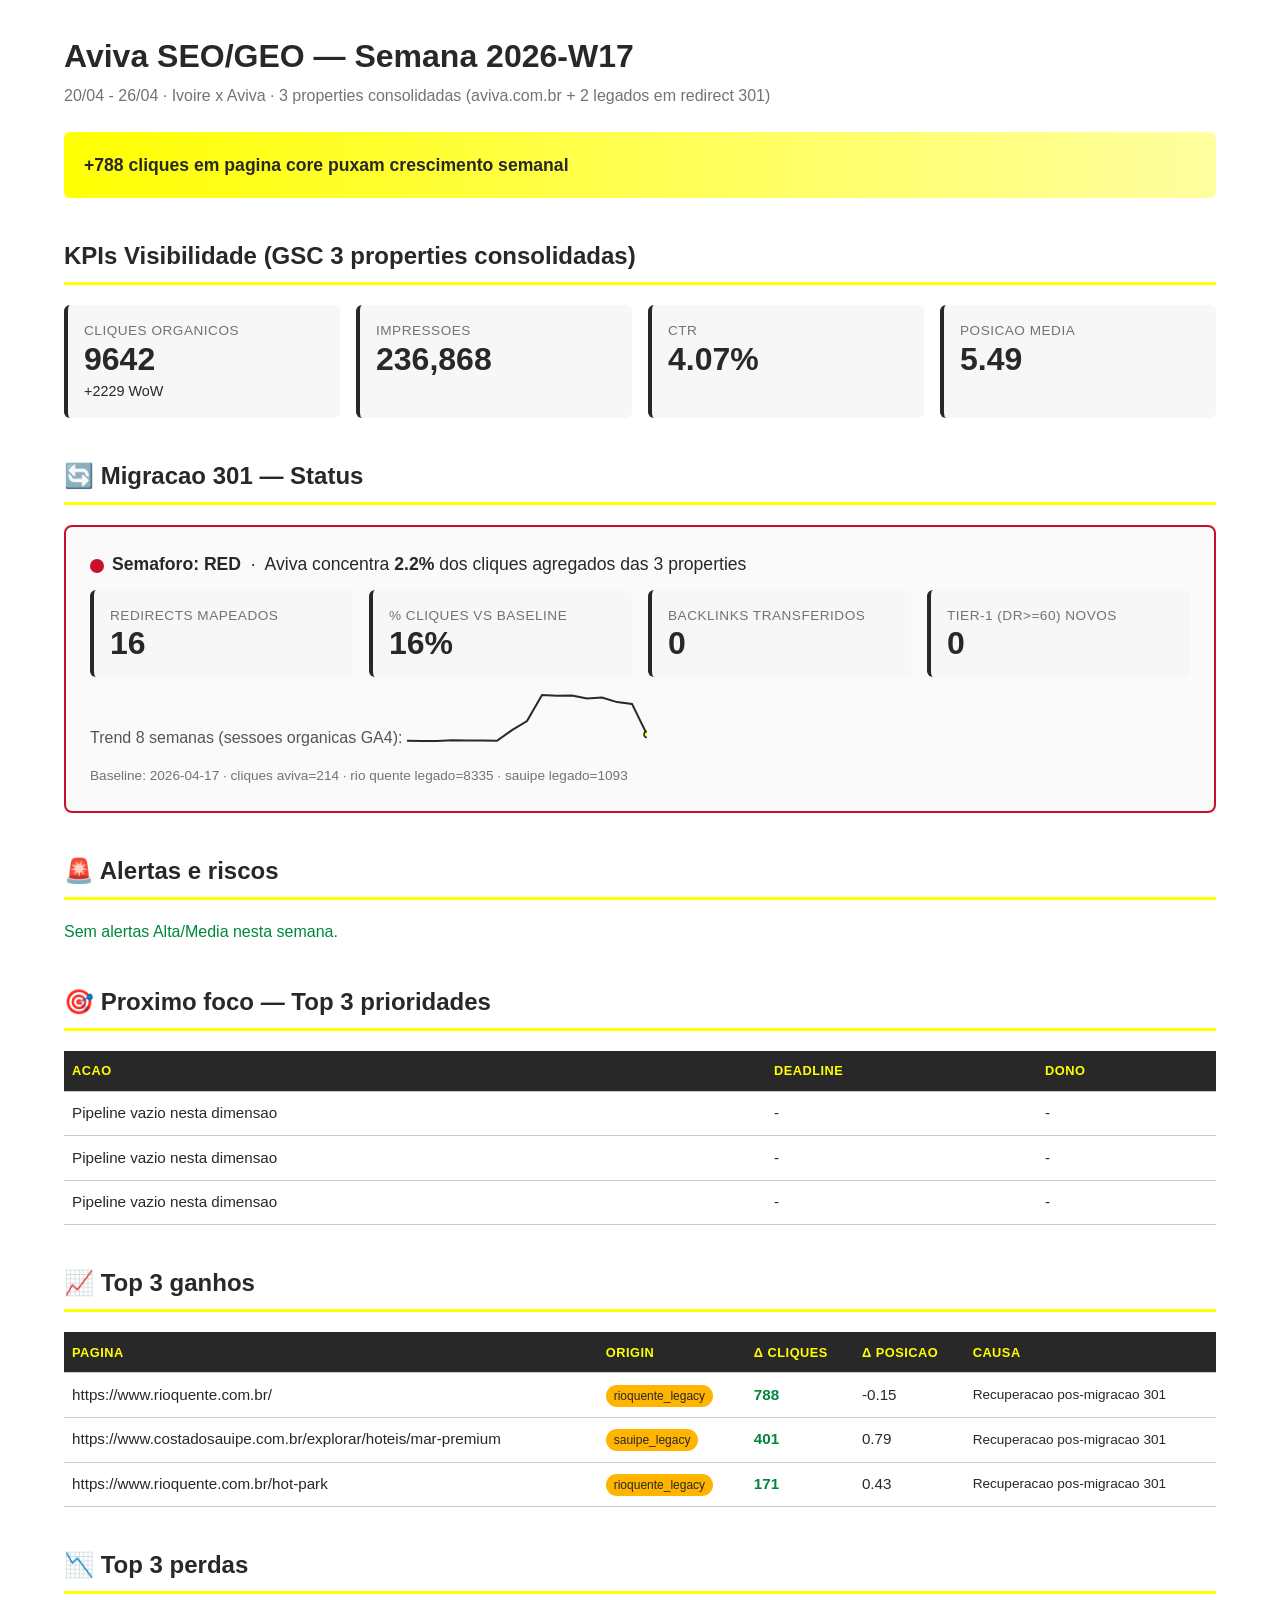
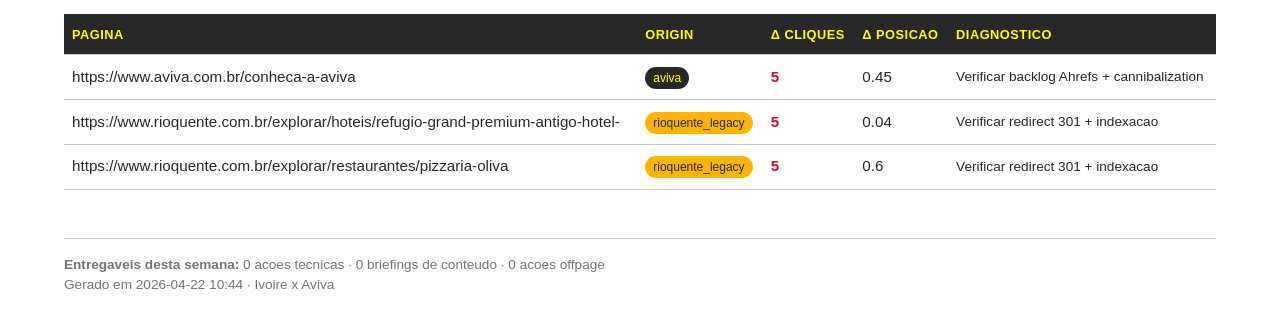
<file: history/2026-04-22/dashboard.html>
<!doctype html>
<html lang="pt-BR">
<head>
  <meta charset="utf-8">
  <title>Dashboard Aviva SEO/GEO — Semana 2026-W17</title>
  <meta name="viewport" content="width=device-width,initial-scale=1">
  <style>
    * { box-sizing: border-box; }
    body { font-family: 'Helvetica Neue', -apple-system, Arial, sans-serif;
            max-width: 1200px; margin: 2rem auto; padding: 0 1.5rem;
            color: #282828; line-height: 1.5; }
    h1 { color: #282828; font-size: 2rem; margin-bottom: 0.25rem; }
    h2 { color: #282828; font-size: 1.5rem; margin-top: 2.5rem;
          border-bottom: 3px solid #FFFF02; padding-bottom: 0.5rem; }
    .periodo { color: #737373; margin-bottom: 1.5rem; }
    .tagline { background: linear-gradient(90deg, #FFFF02 0%, #FFFFA0 100%);
                padding: 1.25rem; border-radius: 6px; font-weight: 600;
                font-size: 1.1rem; margin: 1rem 0; }
    .kpi-grid { display: grid; grid-template-columns: repeat(4, 1fr);
                  gap: 1rem; margin-bottom: 1rem; }
    .kpi { background: #f7f7f7; padding: 1rem; border-radius: 6px;
            border-left: 4px solid #282828; }
    .kpi-value { font-size: 2rem; font-weight: 700; line-height: 1.1; }
    .kpi-label { color: #737373; font-size: 0.85rem;
                   text-transform: uppercase; letter-spacing: 0.5px; }
    .kpi-delta { font-size: 0.9rem; margin-top: 0.25rem; }
    table { width: 100%; border-collapse: collapse; margin: 1rem 0; }
    th, td { padding: 0.65rem 0.5rem; border-bottom: 1px solid #C9C9C9;
              text-align: left; font-size: 0.95rem; }
    th { background: #282828; color: #FFFF02;
          font-size: 0.8rem; text-transform: uppercase; letter-spacing: 0.5px; }
    .win { color: #00873C; font-weight: 600; }
    .loss { color: #C8102E; font-weight: 600; }
    .migracao-card { background: #fafafa; border: 2px solid #C8102E;
                       padding: 1.5rem; border-radius: 8px; margin: 1rem 0; }
    .semaforo { display: inline-block; width: 14px; height: 14px;
                  border-radius: 50%; background: #C8102E;
                  margin-right: 0.5rem; vertical-align: middle; }
    .badge-origin { display: inline-block; padding: 2px 8px; border-radius: 12px;
                      font-size: 0.75rem; background: #f0f0f0; color: #555; }
    .badge-aviva { background: #282828; color: #FFFF02; }
    .badge-legacy { background: #FFB400; color: #282828; }
    footer { margin-top: 3rem; padding-top: 1rem; border-top: 1px solid #C9C9C9;
              color: #737373; font-size: 0.85rem; }
  </style>
</head>
<body>
  <h1>Aviva SEO/GEO — Semana 2026-W17</h1>
  <div class="periodo">20/04 - 26/04 · Ivoire x Aviva · 3 properties consolidadas (aviva.com.br + 2 legados em redirect 301)</div>
  <div class="tagline">+788 cliques em pagina core puxam crescimento semanal</div>

  <h2>KPIs Visibilidade (GSC 3 properties consolidadas)</h2>
  <div class="kpi-grid">
    <div class="kpi"><div class="kpi-label">Cliques organicos</div>
      <div class="kpi-value">9642</div>
      <div class="kpi-delta">+2229 WoW</div></div>
    <div class="kpi"><div class="kpi-label">Impressoes</div>
      <div class="kpi-value">236,868</div></div>
    <div class="kpi"><div class="kpi-label">CTR</div>
      <div class="kpi-value">4.07%</div></div>
    <div class="kpi"><div class="kpi-label">Posicao media</div>
      <div class="kpi-value">5.49</div></div>
  </div>

  <h2>🔄 Migracao 301 — Status</h2>
  <div class="migracao-card">
    <div style="font-size:1.1rem;margin-bottom:0.75rem">
      <span class="semaforo"></span><strong>Semaforo: RED</strong>
      &nbsp;·&nbsp; Aviva concentra <strong>2.2%</strong> dos cliques agregados das 3 properties
    </div>
    <div class="kpi-grid">
      <div class="kpi"><div class="kpi-label">Redirects mapeados</div>
        <div class="kpi-value">16</div></div>
      <div class="kpi"><div class="kpi-label">% cliques vs baseline</div>
        <div class="kpi-value">16%</div></div>
      <div class="kpi"><div class="kpi-label">Backlinks transferidos</div>
        <div class="kpi-value">0</div></div>
      <div class="kpi"><div class="kpi-label">Tier-1 (DR&gt;=60) novos</div>
        <div class="kpi-value">0</div></div>
    </div>
    <p style="margin-top:1rem;color:#555">
      Trend 8 semanas (sessoes organicas GA4): <svg width="240" height="50" viewBox="0 0 240 50" xmlns="http://www.w3.org/2000/svg"><polyline points="0.0,47.8 15.0,48.0 30.0,48.0 45.0,47.2 60.0,47.6 75.0,47.6 90.0,47.8 105.0,37.1 120.0,28.1 135.0,2.0 150.0,2.8 165.0,2.4 180.0,5.6 195.0,4.6 210.0,9.1 225.0,10.9 240.0,41.5" fill="none" stroke="#282828" stroke-width="2"/><circle cx="240.0" cy="41.5" r="3" fill="#FFFF02" stroke="#282828" stroke-width="1.5"/></svg>
    </p>
    <p style="font-size:0.85rem;color:#737373;margin:0">
      Baseline: 2026-04-17 ·
      cliques aviva=214 ·
      rio quente legado=8335 ·
      sauipe legado=1093
    </p>
  </div>

  <h2>🚨 Alertas e riscos</h2>
  <p style="color:#00873C">Sem alertas Alta/Media nesta semana.</p>

  <h2>🎯 Proximo foco — Top 3 prioridades</h2>
  <table><tr><th>Acao</th><th>Deadline</th><th>Dono</th></tr><tr><td>Pipeline vazio nesta dimensao</td><td>-</td><td>-</td></tr><tr><td>Pipeline vazio nesta dimensao</td><td>-</td><td>-</td></tr><tr><td>Pipeline vazio nesta dimensao</td><td>-</td><td>-</td></tr></table>

  <h2>📈 Top 3 ganhos</h2>
  <table><tr><th>Pagina</th><th>Origin</th><th>Δ cliques</th><th>Δ posicao</th><th>Causa</th></tr>
    <tr><td>https://www.rioquente.com.br/</td><td><span class='badge-origin badge-legacy'>rioquente_legacy</span></td><td class='win'>788</td><td>-0.15</td><td style='font-size:0.85rem'>Recuperacao pos-migracao 301</td></tr><tr><td>https://www.costadosauipe.com.br/explorar/hoteis/mar-premium</td><td><span class='badge-origin badge-legacy'>sauipe_legacy</span></td><td class='win'>401</td><td>0.79</td><td style='font-size:0.85rem'>Recuperacao pos-migracao 301</td></tr><tr><td>https://www.rioquente.com.br/hot-park</td><td><span class='badge-origin badge-legacy'>rioquente_legacy</span></td><td class='win'>171</td><td>0.43</td><td style='font-size:0.85rem'>Recuperacao pos-migracao 301</td></tr>
  </table>

  <h2>📉 Top 3 perdas</h2>
  <table><tr><th>Pagina</th><th>Origin</th><th>Δ cliques</th><th>Δ posicao</th><th>Diagnostico</th></tr>
    <tr><td>https://www.aviva.com.br/conheca-a-aviva</td><td><span class='badge-origin badge-aviva'>aviva</span></td><td class='loss'>5</td><td>0.45</td><td style='font-size:0.85rem'>Verificar backlog Ahrefs + cannibalization</td></tr><tr><td>https://www.rioquente.com.br/explorar/hoteis/refugio-grand-premium-antigo-hotel-</td><td><span class='badge-origin badge-legacy'>rioquente_legacy</span></td><td class='loss'>5</td><td>0.04</td><td style='font-size:0.85rem'>Verificar redirect 301 + indexacao</td></tr><tr><td>https://www.rioquente.com.br/explorar/restaurantes/pizzaria-oliva</td><td><span class='badge-origin badge-legacy'>rioquente_legacy</span></td><td class='loss'>5</td><td>0.6</td><td style='font-size:0.85rem'>Verificar redirect 301 + indexacao</td></tr>
  </table>

  <footer>
    <strong>Entregaveis desta semana:</strong>
    0 acoes tecnicas ·
    0 briefings de conteudo ·
    0 acoes offpage
    <br>Gerado em 2026-04-22 10:44 · Ivoire x Aviva
  </footer>
</body>
</html>
</file>
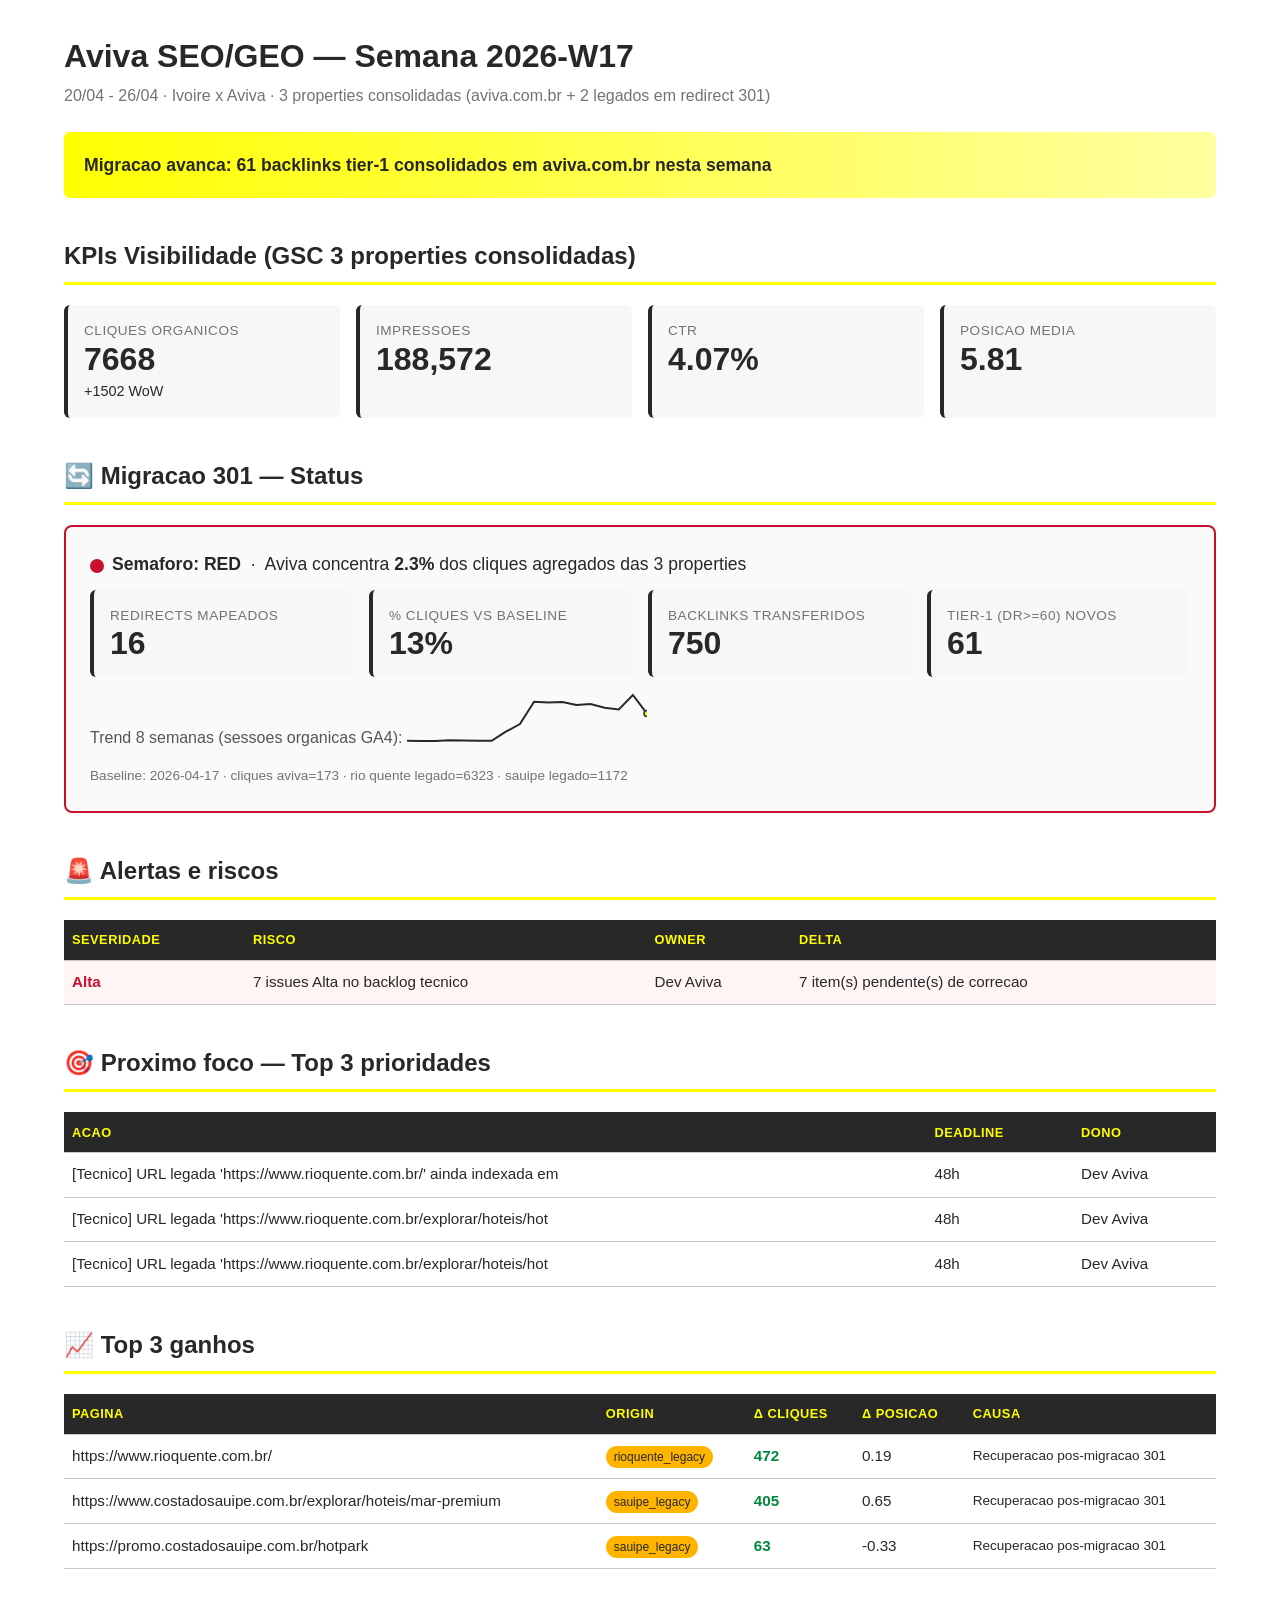
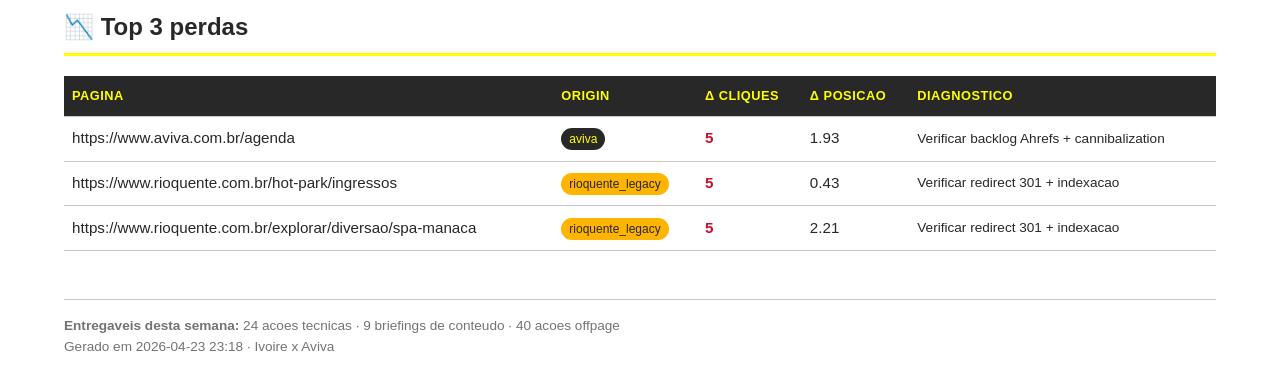
<file: history/2026-04-23/dashboard.html>
<!doctype html>
<html lang="pt-BR">
<head>
  <meta charset="utf-8">
  <title>Dashboard Aviva SEO/GEO — Semana 2026-W17</title>
  <meta name="viewport" content="width=device-width,initial-scale=1">
  <style>
    * { box-sizing: border-box; }
    body { font-family: 'Helvetica Neue', -apple-system, Arial, sans-serif;
            max-width: 1200px; margin: 2rem auto; padding: 0 1.5rem;
            color: #282828; line-height: 1.5; }
    h1 { color: #282828; font-size: 2rem; margin-bottom: 0.25rem; }
    h2 { color: #282828; font-size: 1.5rem; margin-top: 2.5rem;
          border-bottom: 3px solid #FFFF02; padding-bottom: 0.5rem; }
    .periodo { color: #737373; margin-bottom: 1.5rem; }
    .tagline { background: linear-gradient(90deg, #FFFF02 0%, #FFFFA0 100%);
                padding: 1.25rem; border-radius: 6px; font-weight: 600;
                font-size: 1.1rem; margin: 1rem 0; }
    .kpi-grid { display: grid; grid-template-columns: repeat(4, 1fr);
                  gap: 1rem; margin-bottom: 1rem; }
    .kpi { background: #f7f7f7; padding: 1rem; border-radius: 6px;
            border-left: 4px solid #282828; }
    .kpi-value { font-size: 2rem; font-weight: 700; line-height: 1.1; }
    .kpi-label { color: #737373; font-size: 0.85rem;
                   text-transform: uppercase; letter-spacing: 0.5px; }
    .kpi-delta { font-size: 0.9rem; margin-top: 0.25rem; }
    table { width: 100%; border-collapse: collapse; margin: 1rem 0; }
    th, td { padding: 0.65rem 0.5rem; border-bottom: 1px solid #C9C9C9;
              text-align: left; font-size: 0.95rem; }
    th { background: #282828; color: #FFFF02;
          font-size: 0.8rem; text-transform: uppercase; letter-spacing: 0.5px; }
    .win { color: #00873C; font-weight: 600; }
    .loss { color: #C8102E; font-weight: 600; }
    .migracao-card { background: #fafafa; border: 2px solid #C8102E;
                       padding: 1.5rem; border-radius: 8px; margin: 1rem 0; }
    .semaforo { display: inline-block; width: 14px; height: 14px;
                  border-radius: 50%; background: #C8102E;
                  margin-right: 0.5rem; vertical-align: middle; }
    .badge-origin { display: inline-block; padding: 2px 8px; border-radius: 12px;
                      font-size: 0.75rem; background: #f0f0f0; color: #555; }
    .badge-aviva { background: #282828; color: #FFFF02; }
    .badge-legacy { background: #FFB400; color: #282828; }
    footer { margin-top: 3rem; padding-top: 1rem; border-top: 1px solid #C9C9C9;
              color: #737373; font-size: 0.85rem; }
  </style>
</head>
<body>
  <h1>Aviva SEO/GEO — Semana 2026-W17</h1>
  <div class="periodo">20/04 - 26/04 · Ivoire x Aviva · 3 properties consolidadas (aviva.com.br + 2 legados em redirect 301)</div>
  <div class="tagline">Migracao avanca: 61 backlinks tier-1 consolidados em aviva.com.br nesta semana</div>

  <h2>KPIs Visibilidade (GSC 3 properties consolidadas)</h2>
  <div class="kpi-grid">
    <div class="kpi"><div class="kpi-label">Cliques organicos</div>
      <div class="kpi-value">7668</div>
      <div class="kpi-delta">+1502 WoW</div></div>
    <div class="kpi"><div class="kpi-label">Impressoes</div>
      <div class="kpi-value">188,572</div></div>
    <div class="kpi"><div class="kpi-label">CTR</div>
      <div class="kpi-value">4.07%</div></div>
    <div class="kpi"><div class="kpi-label">Posicao media</div>
      <div class="kpi-value">5.81</div></div>
  </div>

  <h2>🔄 Migracao 301 — Status</h2>
  <div class="migracao-card">
    <div style="font-size:1.1rem;margin-bottom:0.75rem">
      <span class="semaforo"></span><strong>Semaforo: RED</strong>
      &nbsp;·&nbsp; Aviva concentra <strong>2.3%</strong> dos cliques agregados das 3 properties
    </div>
    <div class="kpi-grid">
      <div class="kpi"><div class="kpi-label">Redirects mapeados</div>
        <div class="kpi-value">16</div></div>
      <div class="kpi"><div class="kpi-label">% cliques vs baseline</div>
        <div class="kpi-value">13%</div></div>
      <div class="kpi"><div class="kpi-label">Backlinks transferidos</div>
        <div class="kpi-value">750</div></div>
      <div class="kpi"><div class="kpi-label">Tier-1 (DR&gt;=60) novos</div>
        <div class="kpi-value">61</div></div>
    </div>
    <p style="margin-top:1rem;color:#555">
      Trend 8 semanas (sessoes organicas GA4): <svg width="240" height="50" viewBox="0 0 240 50" xmlns="http://www.w3.org/2000/svg"><polyline points="0.0,47.8 14.1,48.0 28.2,48.0 42.4,47.3 56.5,47.6 70.6,47.7 84.7,47.8 98.8,38.7 112.9,31.1 127.1,8.8 141.2,9.5 155.3,9.1 169.4,11.9 183.5,11.0 197.6,14.8 211.8,16.4 225.9,2.0 240.0,20.6" fill="none" stroke="#282828" stroke-width="2"/><circle cx="240.0" cy="20.6" r="3" fill="#FFFF02" stroke="#282828" stroke-width="1.5"/></svg>
    </p>
    <p style="font-size:0.85rem;color:#737373;margin:0">
      Baseline: 2026-04-17 ·
      cliques aviva=173 ·
      rio quente legado=6323 ·
      sauipe legado=1172
    </p>
  </div>

  <h2>🚨 Alertas e riscos</h2>
  <table><tr><th>Severidade</th><th>Risco</th><th>Owner</th><th>Delta</th></tr><tr style='background:#fff5f5'><td style='color:#C8102E;font-weight:bold'>Alta</td><td>7 issues Alta no backlog tecnico</td><td>Dev Aviva</td><td>7 item(s) pendente(s) de correcao</td></tr></table>

  <h2>🎯 Proximo foco — Top 3 prioridades</h2>
  <table><tr><th>Acao</th><th>Deadline</th><th>Dono</th></tr><tr><td>[Tecnico] URL legada 'https://www.rioquente.com.br/' ainda indexada em</td><td>48h</td><td>Dev Aviva</td></tr><tr><td>[Tecnico] URL legada 'https://www.rioquente.com.br/explorar/hoteis/hot</td><td>48h</td><td>Dev Aviva</td></tr><tr><td>[Tecnico] URL legada 'https://www.rioquente.com.br/explorar/hoteis/hot</td><td>48h</td><td>Dev Aviva</td></tr></table>

  <h2>📈 Top 3 ganhos</h2>
  <table><tr><th>Pagina</th><th>Origin</th><th>Δ cliques</th><th>Δ posicao</th><th>Causa</th></tr>
    <tr><td>https://www.rioquente.com.br/</td><td><span class='badge-origin badge-legacy'>rioquente_legacy</span></td><td class='win'>472</td><td>0.19</td><td style='font-size:0.85rem'>Recuperacao pos-migracao 301</td></tr><tr><td>https://www.costadosauipe.com.br/explorar/hoteis/mar-premium</td><td><span class='badge-origin badge-legacy'>sauipe_legacy</span></td><td class='win'>405</td><td>0.65</td><td style='font-size:0.85rem'>Recuperacao pos-migracao 301</td></tr><tr><td>https://promo.costadosauipe.com.br/hotpark</td><td><span class='badge-origin badge-legacy'>sauipe_legacy</span></td><td class='win'>63</td><td>-0.33</td><td style='font-size:0.85rem'>Recuperacao pos-migracao 301</td></tr>
  </table>

  <h2>📉 Top 3 perdas</h2>
  <table><tr><th>Pagina</th><th>Origin</th><th>Δ cliques</th><th>Δ posicao</th><th>Diagnostico</th></tr>
    <tr><td>https://www.aviva.com.br/agenda</td><td><span class='badge-origin badge-aviva'>aviva</span></td><td class='loss'>5</td><td>1.93</td><td style='font-size:0.85rem'>Verificar backlog Ahrefs + cannibalization</td></tr><tr><td>https://www.rioquente.com.br/hot-park/ingressos</td><td><span class='badge-origin badge-legacy'>rioquente_legacy</span></td><td class='loss'>5</td><td>0.43</td><td style='font-size:0.85rem'>Verificar redirect 301 + indexacao</td></tr><tr><td>https://www.rioquente.com.br/explorar/diversao/spa-manaca</td><td><span class='badge-origin badge-legacy'>rioquente_legacy</span></td><td class='loss'>5</td><td>2.21</td><td style='font-size:0.85rem'>Verificar redirect 301 + indexacao</td></tr>
  </table>

  <footer>
    <strong>Entregaveis desta semana:</strong>
    24 acoes tecnicas ·
    9 briefings de conteudo ·
    40 acoes offpage
    <br>Gerado em 2026-04-23 23:18 · Ivoire x Aviva
  </footer>
</body>
</html>
</file>
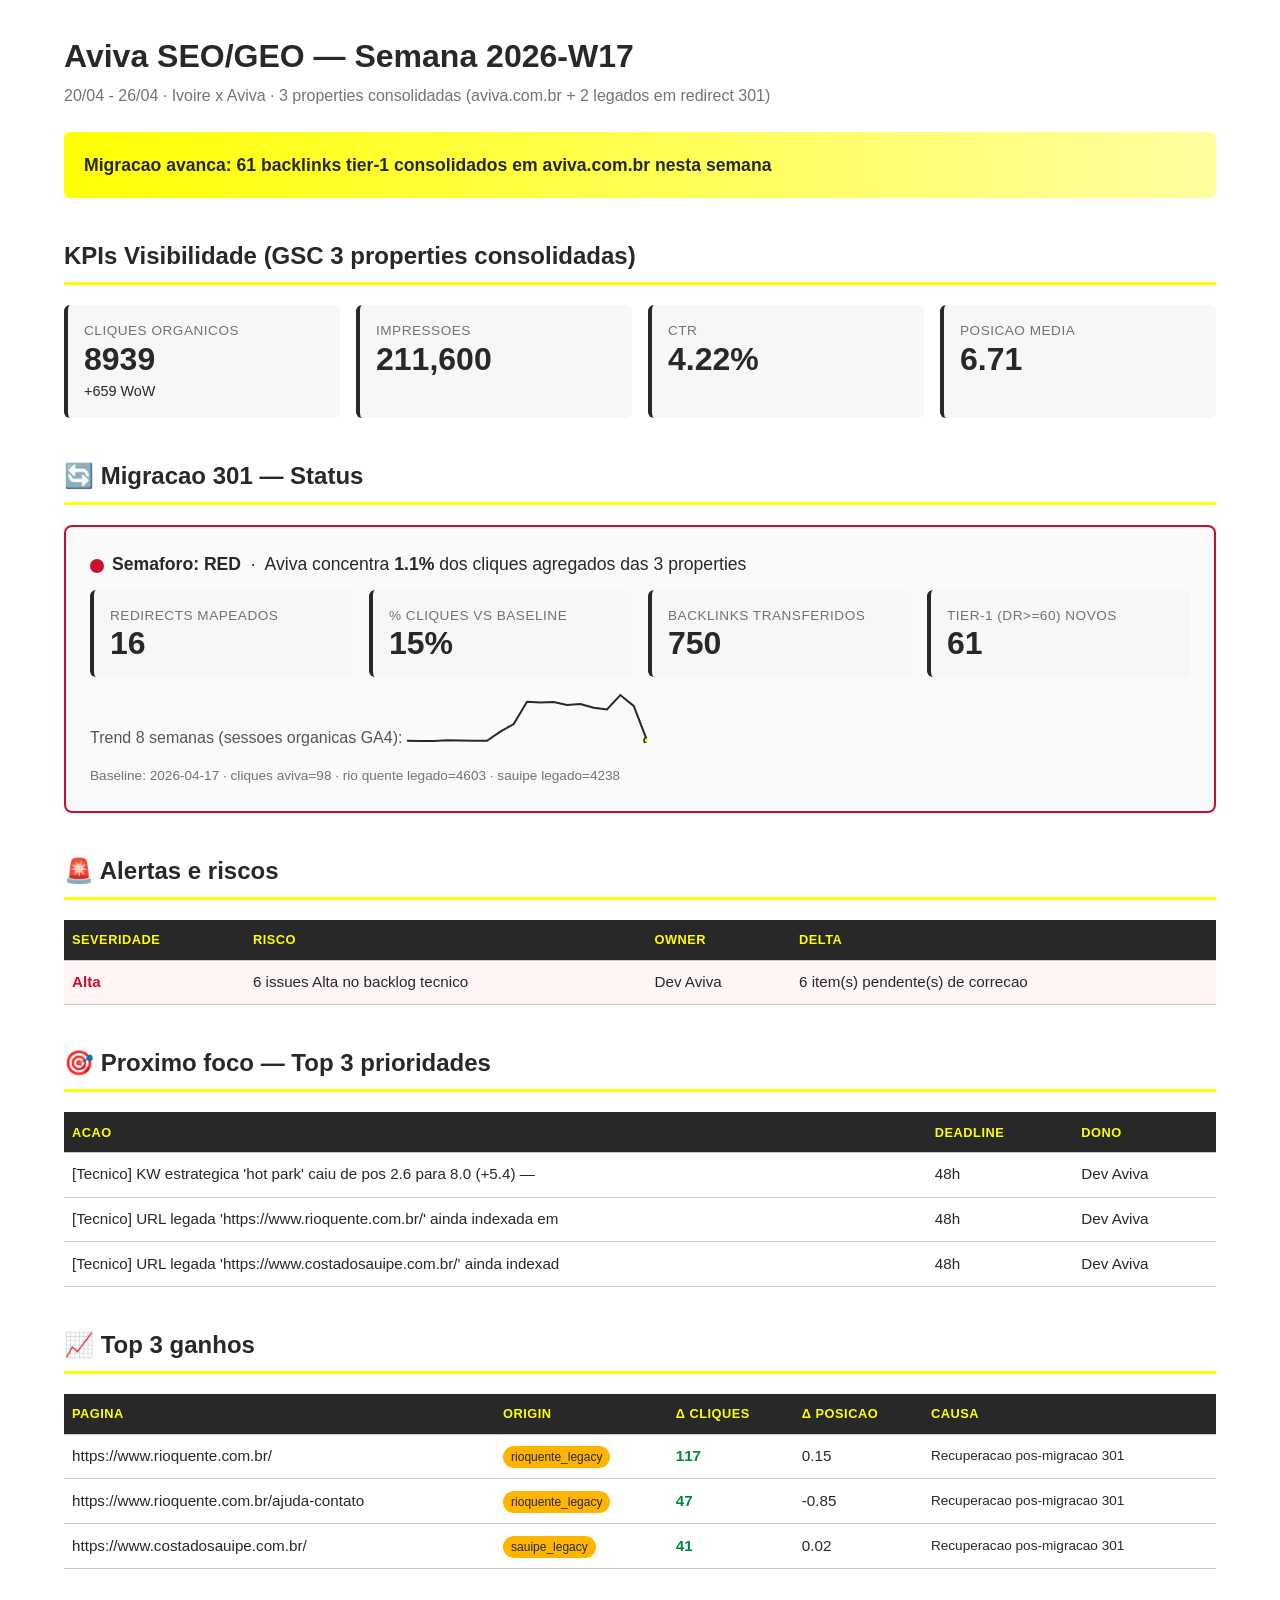
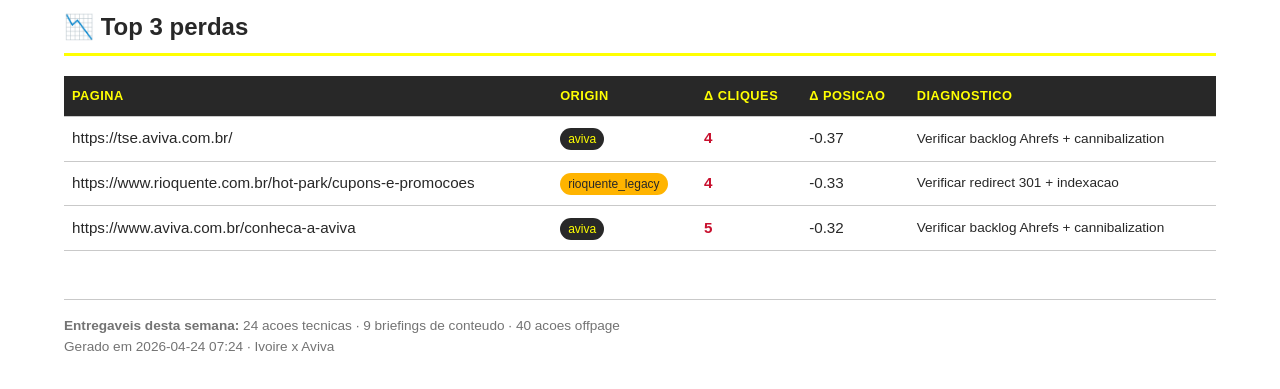
<file: history/2026-04-24/dashboard.html>
<!doctype html>
<html lang="pt-BR">
<head>
  <meta charset="utf-8">
  <title>Dashboard Aviva SEO/GEO — Semana 2026-W17</title>
  <meta name="viewport" content="width=device-width,initial-scale=1">
  <style>
    * { box-sizing: border-box; }
    body { font-family: 'Helvetica Neue', -apple-system, Arial, sans-serif;
            max-width: 1200px; margin: 2rem auto; padding: 0 1.5rem;
            color: #282828; line-height: 1.5; }
    h1 { color: #282828; font-size: 2rem; margin-bottom: 0.25rem; }
    h2 { color: #282828; font-size: 1.5rem; margin-top: 2.5rem;
          border-bottom: 3px solid #FFFF02; padding-bottom: 0.5rem; }
    .periodo { color: #737373; margin-bottom: 1.5rem; }
    .tagline { background: linear-gradient(90deg, #FFFF02 0%, #FFFFA0 100%);
                padding: 1.25rem; border-radius: 6px; font-weight: 600;
                font-size: 1.1rem; margin: 1rem 0; }
    .kpi-grid { display: grid; grid-template-columns: repeat(4, 1fr);
                  gap: 1rem; margin-bottom: 1rem; }
    .kpi { background: #f7f7f7; padding: 1rem; border-radius: 6px;
            border-left: 4px solid #282828; }
    .kpi-value { font-size: 2rem; font-weight: 700; line-height: 1.1; }
    .kpi-label { color: #737373; font-size: 0.85rem;
                   text-transform: uppercase; letter-spacing: 0.5px; }
    .kpi-delta { font-size: 0.9rem; margin-top: 0.25rem; }
    table { width: 100%; border-collapse: collapse; margin: 1rem 0; }
    th, td { padding: 0.65rem 0.5rem; border-bottom: 1px solid #C9C9C9;
              text-align: left; font-size: 0.95rem; }
    th { background: #282828; color: #FFFF02;
          font-size: 0.8rem; text-transform: uppercase; letter-spacing: 0.5px; }
    .win { color: #00873C; font-weight: 600; }
    .loss { color: #C8102E; font-weight: 600; }
    .migracao-card { background: #fafafa; border: 2px solid #C8102E;
                       padding: 1.5rem; border-radius: 8px; margin: 1rem 0; }
    .semaforo { display: inline-block; width: 14px; height: 14px;
                  border-radius: 50%; background: #C8102E;
                  margin-right: 0.5rem; vertical-align: middle; }
    .badge-origin { display: inline-block; padding: 2px 8px; border-radius: 12px;
                      font-size: 0.75rem; background: #f0f0f0; color: #555; }
    .badge-aviva { background: #282828; color: #FFFF02; }
    .badge-legacy { background: #FFB400; color: #282828; }
    footer { margin-top: 3rem; padding-top: 1rem; border-top: 1px solid #C9C9C9;
              color: #737373; font-size: 0.85rem; }
  </style>
</head>
<body>
  <h1>Aviva SEO/GEO — Semana 2026-W17</h1>
  <div class="periodo">20/04 - 26/04 · Ivoire x Aviva · 3 properties consolidadas (aviva.com.br + 2 legados em redirect 301)</div>
  <div class="tagline">Migracao avanca: 61 backlinks tier-1 consolidados em aviva.com.br nesta semana</div>

  <h2>KPIs Visibilidade (GSC 3 properties consolidadas)</h2>
  <div class="kpi-grid">
    <div class="kpi"><div class="kpi-label">Cliques organicos</div>
      <div class="kpi-value">8939</div>
      <div class="kpi-delta">+659 WoW</div></div>
    <div class="kpi"><div class="kpi-label">Impressoes</div>
      <div class="kpi-value">211,600</div></div>
    <div class="kpi"><div class="kpi-label">CTR</div>
      <div class="kpi-value">4.22%</div></div>
    <div class="kpi"><div class="kpi-label">Posicao media</div>
      <div class="kpi-value">6.71</div></div>
  </div>

  <h2>🔄 Migracao 301 — Status</h2>
  <div class="migracao-card">
    <div style="font-size:1.1rem;margin-bottom:0.75rem">
      <span class="semaforo"></span><strong>Semaforo: RED</strong>
      &nbsp;·&nbsp; Aviva concentra <strong>1.1%</strong> dos cliques agregados das 3 properties
    </div>
    <div class="kpi-grid">
      <div class="kpi"><div class="kpi-label">Redirects mapeados</div>
        <div class="kpi-value">16</div></div>
      <div class="kpi"><div class="kpi-label">% cliques vs baseline</div>
        <div class="kpi-value">15%</div></div>
      <div class="kpi"><div class="kpi-label">Backlinks transferidos</div>
        <div class="kpi-value">750</div></div>
      <div class="kpi"><div class="kpi-label">Tier-1 (DR&gt;=60) novos</div>
        <div class="kpi-value">61</div></div>
    </div>
    <p style="margin-top:1rem;color:#555">
      Trend 8 semanas (sessoes organicas GA4): <svg width="240" height="50" viewBox="0 0 240 50" xmlns="http://www.w3.org/2000/svg"><polyline points="0.0,47.8 13.3,48.0 26.7,48.0 40.0,47.3 53.3,47.6 66.7,47.7 80.0,47.8 93.3,38.7 106.7,31.1 120.0,8.8 133.3,9.5 146.7,9.1 160.0,11.9 173.3,11.0 186.7,14.8 200.0,16.4 213.3,2.0 226.7,12.9 240.0,47.4" fill="none" stroke="#282828" stroke-width="2"/><circle cx="240.0" cy="47.4" r="3" fill="#FFFF02" stroke="#282828" stroke-width="1.5"/></svg>
    </p>
    <p style="font-size:0.85rem;color:#737373;margin:0">
      Baseline: 2026-04-17 ·
      cliques aviva=98 ·
      rio quente legado=4603 ·
      sauipe legado=4238
    </p>
  </div>

  <h2>🚨 Alertas e riscos</h2>
  <table><tr><th>Severidade</th><th>Risco</th><th>Owner</th><th>Delta</th></tr><tr style='background:#fff5f5'><td style='color:#C8102E;font-weight:bold'>Alta</td><td>6 issues Alta no backlog tecnico</td><td>Dev Aviva</td><td>6 item(s) pendente(s) de correcao</td></tr></table>

  <h2>🎯 Proximo foco — Top 3 prioridades</h2>
  <table><tr><th>Acao</th><th>Deadline</th><th>Dono</th></tr><tr><td>[Tecnico] KW estrategica 'hot park' caiu de pos 2.6 para 8.0 (+5.4) — </td><td>48h</td><td>Dev Aviva</td></tr><tr><td>[Tecnico] URL legada 'https://www.rioquente.com.br/' ainda indexada em</td><td>48h</td><td>Dev Aviva</td></tr><tr><td>[Tecnico] URL legada 'https://www.costadosauipe.com.br/' ainda indexad</td><td>48h</td><td>Dev Aviva</td></tr></table>

  <h2>📈 Top 3 ganhos</h2>
  <table><tr><th>Pagina</th><th>Origin</th><th>Δ cliques</th><th>Δ posicao</th><th>Causa</th></tr>
    <tr><td>https://www.rioquente.com.br/</td><td><span class='badge-origin badge-legacy'>rioquente_legacy</span></td><td class='win'>117</td><td>0.15</td><td style='font-size:0.85rem'>Recuperacao pos-migracao 301</td></tr><tr><td>https://www.rioquente.com.br/ajuda-contato</td><td><span class='badge-origin badge-legacy'>rioquente_legacy</span></td><td class='win'>47</td><td>-0.85</td><td style='font-size:0.85rem'>Recuperacao pos-migracao 301</td></tr><tr><td>https://www.costadosauipe.com.br/</td><td><span class='badge-origin badge-legacy'>sauipe_legacy</span></td><td class='win'>41</td><td>0.02</td><td style='font-size:0.85rem'>Recuperacao pos-migracao 301</td></tr>
  </table>

  <h2>📉 Top 3 perdas</h2>
  <table><tr><th>Pagina</th><th>Origin</th><th>Δ cliques</th><th>Δ posicao</th><th>Diagnostico</th></tr>
    <tr><td>https://tse.aviva.com.br/</td><td><span class='badge-origin badge-aviva'>aviva</span></td><td class='loss'>4</td><td>-0.37</td><td style='font-size:0.85rem'>Verificar backlog Ahrefs + cannibalization</td></tr><tr><td>https://www.rioquente.com.br/hot-park/cupons-e-promocoes</td><td><span class='badge-origin badge-legacy'>rioquente_legacy</span></td><td class='loss'>4</td><td>-0.33</td><td style='font-size:0.85rem'>Verificar redirect 301 + indexacao</td></tr><tr><td>https://www.aviva.com.br/conheca-a-aviva</td><td><span class='badge-origin badge-aviva'>aviva</span></td><td class='loss'>5</td><td>-0.32</td><td style='font-size:0.85rem'>Verificar backlog Ahrefs + cannibalization</td></tr>
  </table>

  <footer>
    <strong>Entregaveis desta semana:</strong>
    24 acoes tecnicas ·
    9 briefings de conteudo ·
    40 acoes offpage
    <br>Gerado em 2026-04-24 07:24 · Ivoire x Aviva
  </footer>
</body>
</html>
</file>
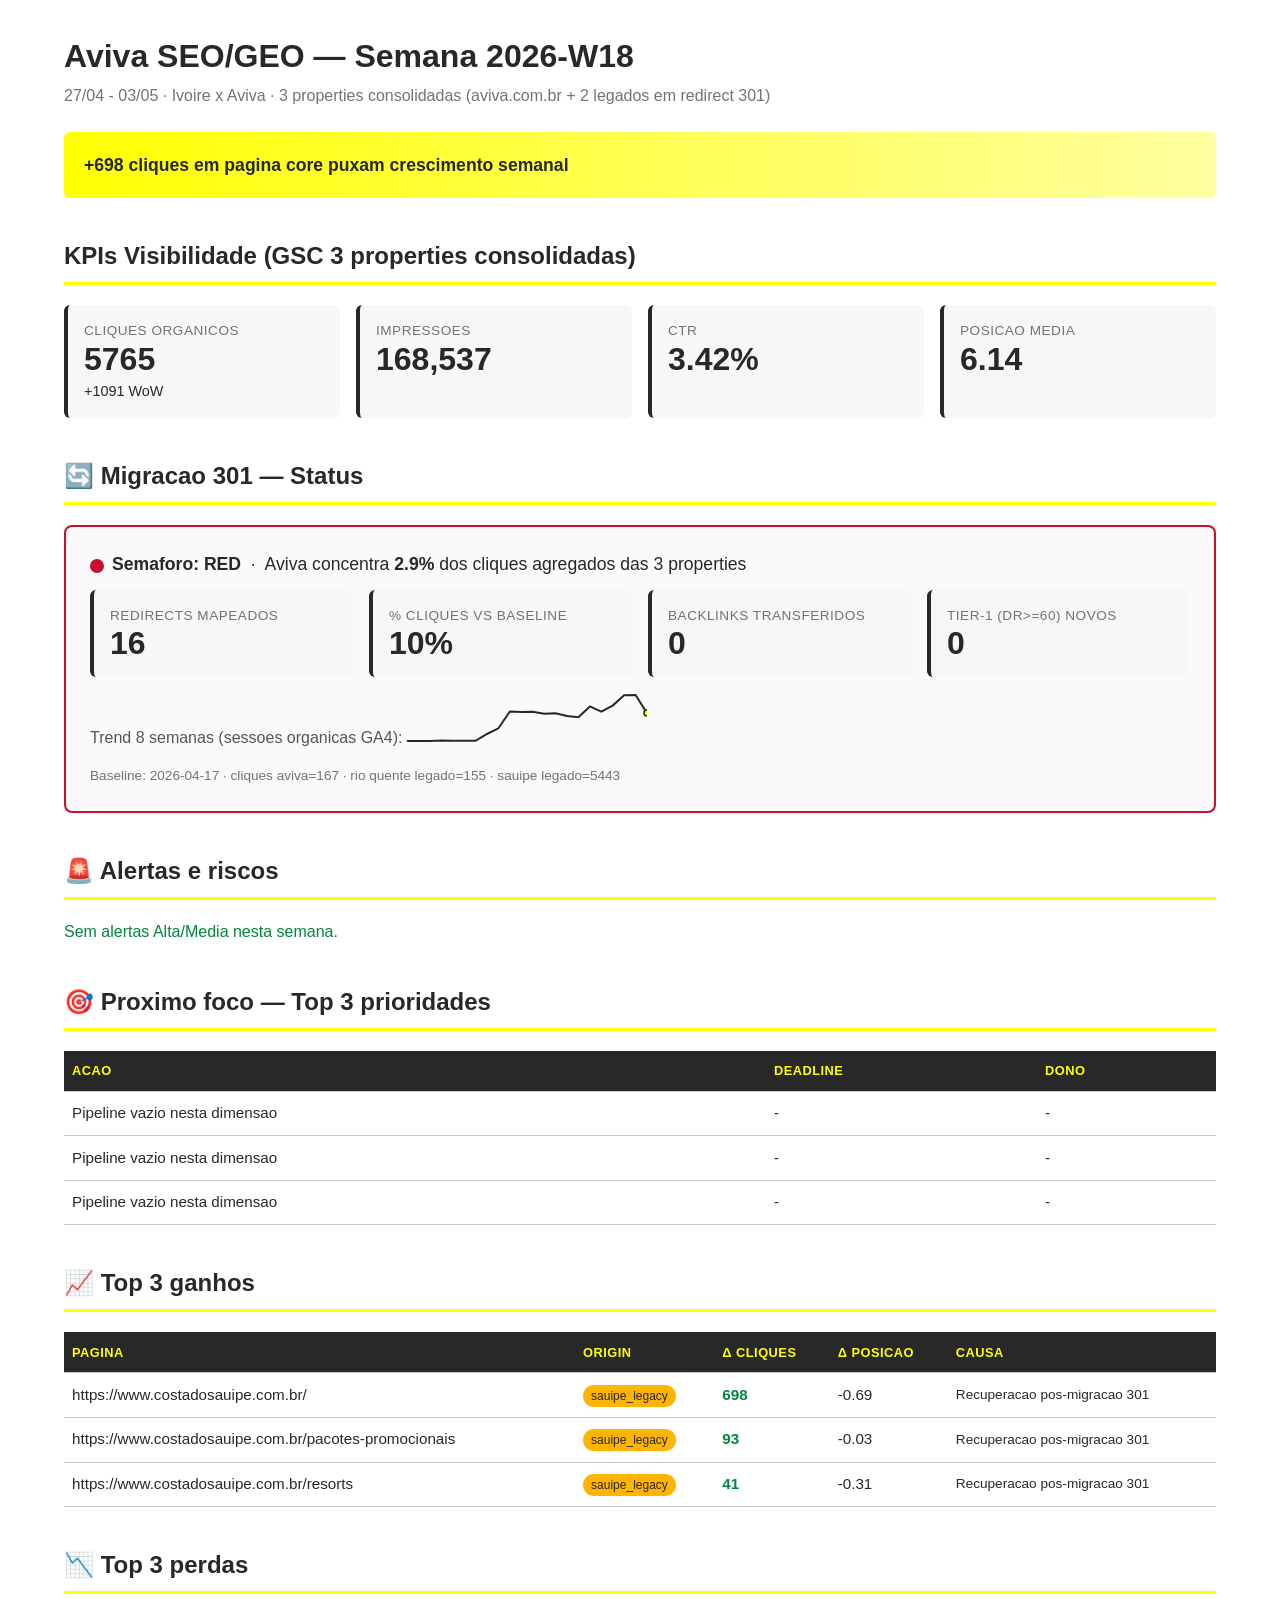
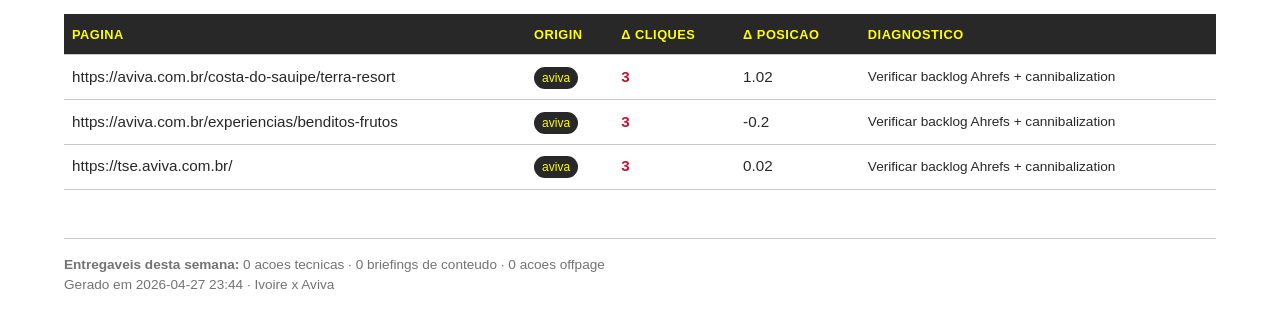
<file: history/2026-04-27/dashboard.html>
<!doctype html>
<html lang="pt-BR">
<head>
  <meta charset="utf-8">
  <title>Dashboard Aviva SEO/GEO — Semana 2026-W18</title>
  <meta name="viewport" content="width=device-width,initial-scale=1">
  <style>
    * { box-sizing: border-box; }
    body { font-family: 'Helvetica Neue', -apple-system, Arial, sans-serif;
            max-width: 1200px; margin: 2rem auto; padding: 0 1.5rem;
            color: #282828; line-height: 1.5; }
    h1 { color: #282828; font-size: 2rem; margin-bottom: 0.25rem; }
    h2 { color: #282828; font-size: 1.5rem; margin-top: 2.5rem;
          border-bottom: 3px solid #FFFF02; padding-bottom: 0.5rem; }
    .periodo { color: #737373; margin-bottom: 1.5rem; }
    .tagline { background: linear-gradient(90deg, #FFFF02 0%, #FFFFA0 100%);
                padding: 1.25rem; border-radius: 6px; font-weight: 600;
                font-size: 1.1rem; margin: 1rem 0; }
    .kpi-grid { display: grid; grid-template-columns: repeat(4, 1fr);
                  gap: 1rem; margin-bottom: 1rem; }
    .kpi { background: #f7f7f7; padding: 1rem; border-radius: 6px;
            border-left: 4px solid #282828; }
    .kpi-value { font-size: 2rem; font-weight: 700; line-height: 1.1; }
    .kpi-label { color: #737373; font-size: 0.85rem;
                   text-transform: uppercase; letter-spacing: 0.5px; }
    .kpi-delta { font-size: 0.9rem; margin-top: 0.25rem; }
    table { width: 100%; border-collapse: collapse; margin: 1rem 0; }
    th, td { padding: 0.65rem 0.5rem; border-bottom: 1px solid #C9C9C9;
              text-align: left; font-size: 0.95rem; }
    th { background: #282828; color: #FFFF02;
          font-size: 0.8rem; text-transform: uppercase; letter-spacing: 0.5px; }
    .win { color: #00873C; font-weight: 600; }
    .loss { color: #C8102E; font-weight: 600; }
    .migracao-card { background: #fafafa; border: 2px solid #C8102E;
                       padding: 1.5rem; border-radius: 8px; margin: 1rem 0; }
    .semaforo { display: inline-block; width: 14px; height: 14px;
                  border-radius: 50%; background: #C8102E;
                  margin-right: 0.5rem; vertical-align: middle; }
    .badge-origin { display: inline-block; padding: 2px 8px; border-radius: 12px;
                      font-size: 0.75rem; background: #f0f0f0; color: #555; }
    .badge-aviva { background: #282828; color: #FFFF02; }
    .badge-legacy { background: #FFB400; color: #282828; }
    footer { margin-top: 3rem; padding-top: 1rem; border-top: 1px solid #C9C9C9;
              color: #737373; font-size: 0.85rem; }
  </style>
</head>
<body>
  <h1>Aviva SEO/GEO — Semana 2026-W18</h1>
  <div class="periodo">27/04 - 03/05 · Ivoire x Aviva · 3 properties consolidadas (aviva.com.br + 2 legados em redirect 301)</div>
  <div class="tagline">+698 cliques em pagina core puxam crescimento semanal</div>

  <h2>KPIs Visibilidade (GSC 3 properties consolidadas)</h2>
  <div class="kpi-grid">
    <div class="kpi"><div class="kpi-label">Cliques organicos</div>
      <div class="kpi-value">5765</div>
      <div class="kpi-delta">+1091 WoW</div></div>
    <div class="kpi"><div class="kpi-label">Impressoes</div>
      <div class="kpi-value">168,537</div></div>
    <div class="kpi"><div class="kpi-label">CTR</div>
      <div class="kpi-value">3.42%</div></div>
    <div class="kpi"><div class="kpi-label">Posicao media</div>
      <div class="kpi-value">6.14</div></div>
  </div>

  <h2>🔄 Migracao 301 — Status</h2>
  <div class="migracao-card">
    <div style="font-size:1.1rem;margin-bottom:0.75rem">
      <span class="semaforo"></span><strong>Semaforo: RED</strong>
      &nbsp;·&nbsp; Aviva concentra <strong>2.9%</strong> dos cliques agregados das 3 properties
    </div>
    <div class="kpi-grid">
      <div class="kpi"><div class="kpi-label">Redirects mapeados</div>
        <div class="kpi-value">16</div></div>
      <div class="kpi"><div class="kpi-label">% cliques vs baseline</div>
        <div class="kpi-value">10%</div></div>
      <div class="kpi"><div class="kpi-label">Backlinks transferidos</div>
        <div class="kpi-value">0</div></div>
      <div class="kpi"><div class="kpi-label">Tier-1 (DR&gt;=60) novos</div>
        <div class="kpi-value">0</div></div>
    </div>
    <p style="margin-top:1rem;color:#555">
      Trend 8 semanas (sessoes organicas GA4): <svg width="240" height="50" viewBox="0 0 240 50" xmlns="http://www.w3.org/2000/svg"><polyline points="0.0,47.9 11.4,48.0 22.9,48.0 34.3,47.5 45.7,47.7 57.1,47.8 68.6,47.8 80.0,41.0 91.4,35.3 102.9,18.5 114.3,19.0 125.7,18.8 137.1,20.8 148.6,20.2 160.0,23.0 171.4,24.2 182.9,13.4 194.3,18.7 205.7,12.6 217.1,2.2 228.6,2.0 240.0,20.1" fill="none" stroke="#282828" stroke-width="2"/><circle cx="240.0" cy="20.1" r="3" fill="#FFFF02" stroke="#282828" stroke-width="1.5"/></svg>
    </p>
    <p style="font-size:0.85rem;color:#737373;margin:0">
      Baseline: 2026-04-17 ·
      cliques aviva=167 ·
      rio quente legado=155 ·
      sauipe legado=5443
    </p>
  </div>

  <h2>🚨 Alertas e riscos</h2>
  <p style="color:#00873C">Sem alertas Alta/Media nesta semana.</p>

  <h2>🎯 Proximo foco — Top 3 prioridades</h2>
  <table><tr><th>Acao</th><th>Deadline</th><th>Dono</th></tr><tr><td>Pipeline vazio nesta dimensao</td><td>-</td><td>-</td></tr><tr><td>Pipeline vazio nesta dimensao</td><td>-</td><td>-</td></tr><tr><td>Pipeline vazio nesta dimensao</td><td>-</td><td>-</td></tr></table>

  <h2>📈 Top 3 ganhos</h2>
  <table><tr><th>Pagina</th><th>Origin</th><th>Δ cliques</th><th>Δ posicao</th><th>Causa</th></tr>
    <tr><td>https://www.costadosauipe.com.br/</td><td><span class='badge-origin badge-legacy'>sauipe_legacy</span></td><td class='win'>698</td><td>-0.69</td><td style='font-size:0.85rem'>Recuperacao pos-migracao 301</td></tr><tr><td>https://www.costadosauipe.com.br/pacotes-promocionais</td><td><span class='badge-origin badge-legacy'>sauipe_legacy</span></td><td class='win'>93</td><td>-0.03</td><td style='font-size:0.85rem'>Recuperacao pos-migracao 301</td></tr><tr><td>https://www.costadosauipe.com.br/resorts</td><td><span class='badge-origin badge-legacy'>sauipe_legacy</span></td><td class='win'>41</td><td>-0.31</td><td style='font-size:0.85rem'>Recuperacao pos-migracao 301</td></tr>
  </table>

  <h2>📉 Top 3 perdas</h2>
  <table><tr><th>Pagina</th><th>Origin</th><th>Δ cliques</th><th>Δ posicao</th><th>Diagnostico</th></tr>
    <tr><td>https://aviva.com.br/costa-do-sauipe/terra-resort</td><td><span class='badge-origin badge-aviva'>aviva</span></td><td class='loss'>3</td><td>1.02</td><td style='font-size:0.85rem'>Verificar backlog Ahrefs + cannibalization</td></tr><tr><td>https://aviva.com.br/experiencias/benditos-frutos</td><td><span class='badge-origin badge-aviva'>aviva</span></td><td class='loss'>3</td><td>-0.2</td><td style='font-size:0.85rem'>Verificar backlog Ahrefs + cannibalization</td></tr><tr><td>https://tse.aviva.com.br/</td><td><span class='badge-origin badge-aviva'>aviva</span></td><td class='loss'>3</td><td>0.02</td><td style='font-size:0.85rem'>Verificar backlog Ahrefs + cannibalization</td></tr>
  </table>

  <footer>
    <strong>Entregaveis desta semana:</strong>
    0 acoes tecnicas ·
    0 briefings de conteudo ·
    0 acoes offpage
    <br>Gerado em 2026-04-27 23:44 · Ivoire x Aviva
  </footer>
</body>
</html>
</file>
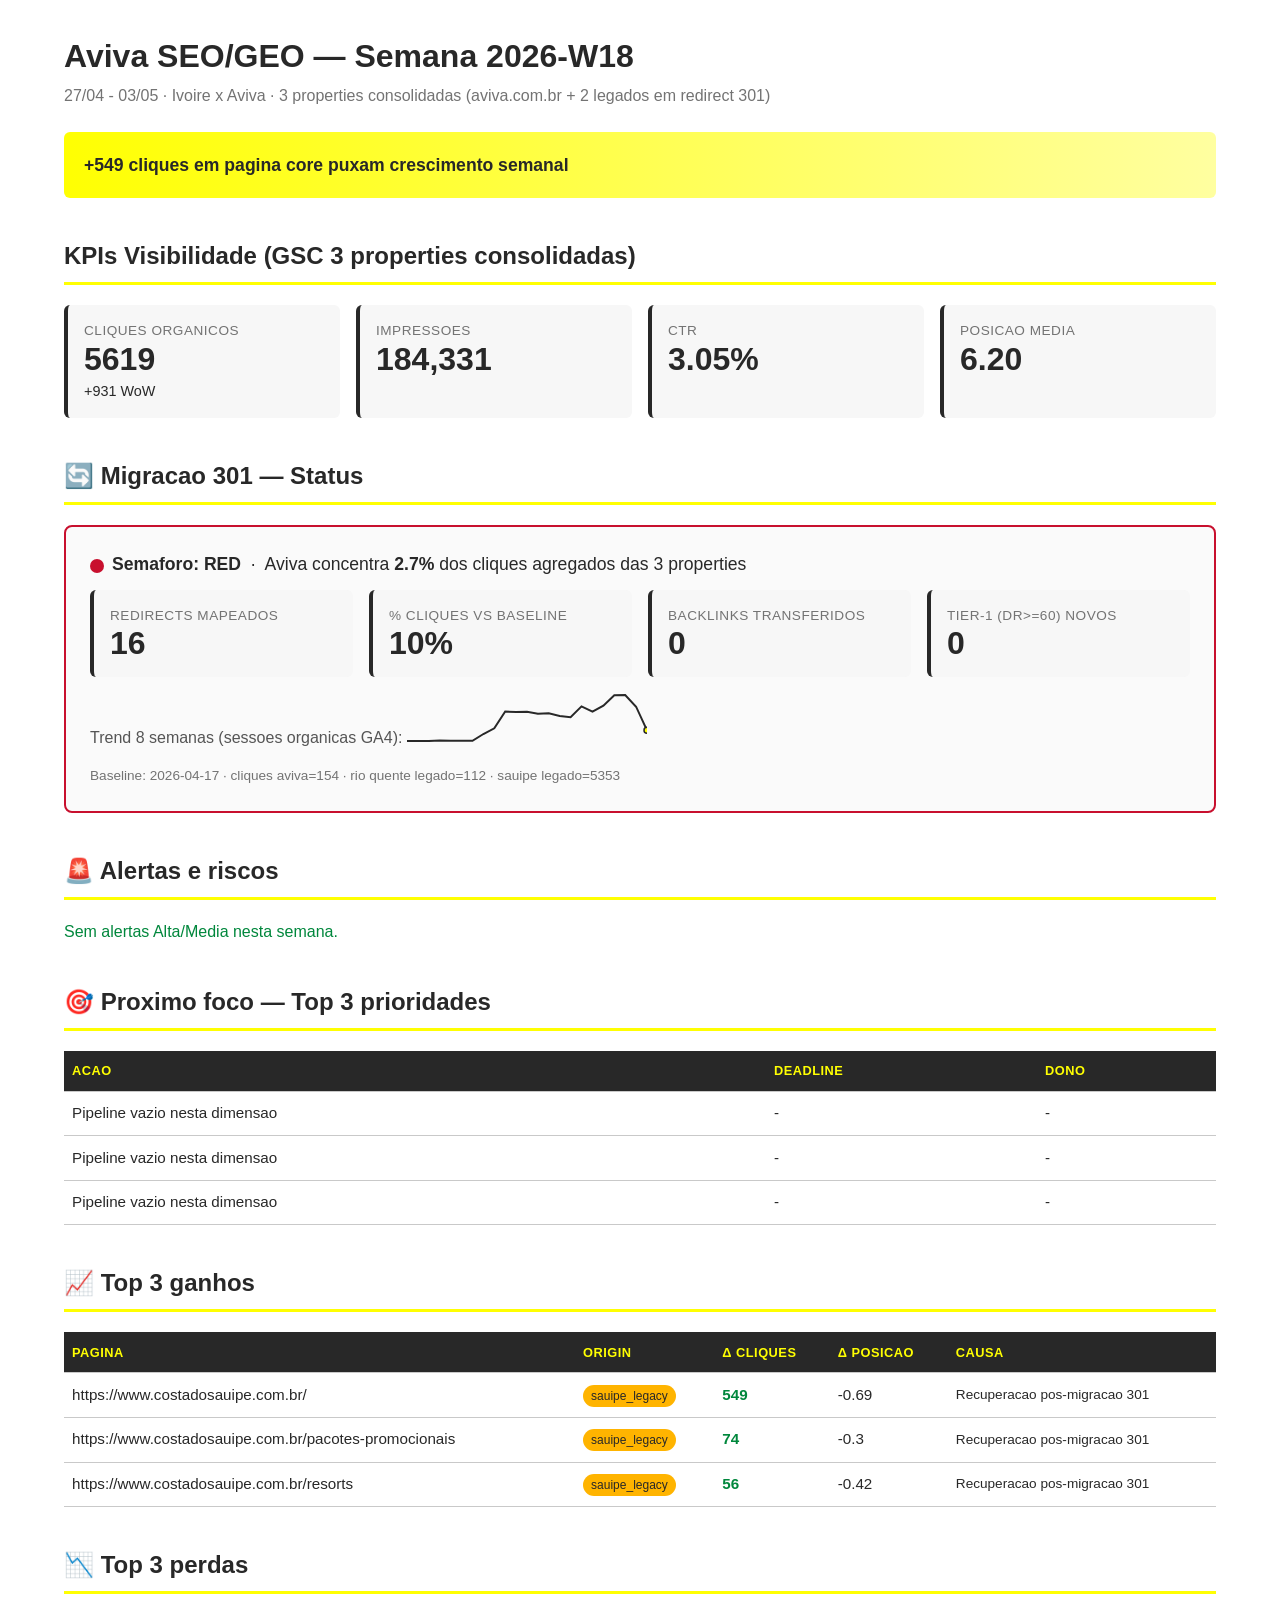
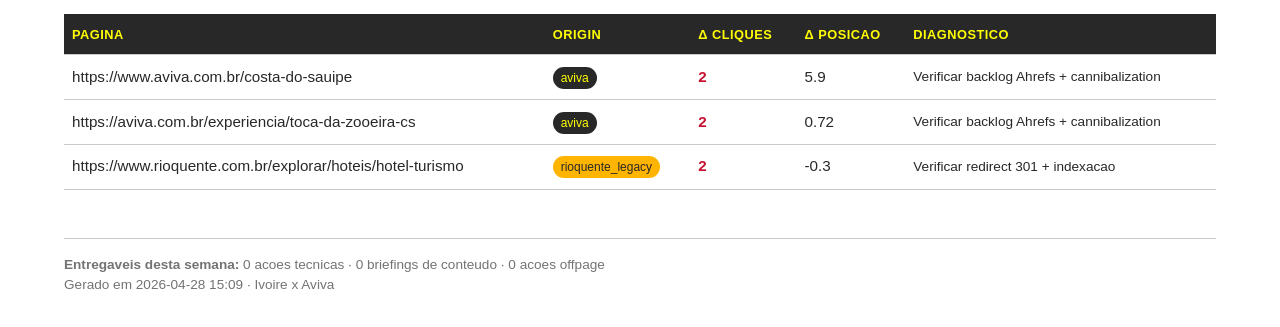
<file: history/2026-04-28/dashboard.html>
<!doctype html>
<html lang="pt-BR">
<head>
  <meta charset="utf-8">
  <title>Dashboard Aviva SEO/GEO — Semana 2026-W18</title>
  <meta name="viewport" content="width=device-width,initial-scale=1">
  <style>
    * { box-sizing: border-box; }
    body { font-family: 'Helvetica Neue', -apple-system, Arial, sans-serif;
            max-width: 1200px; margin: 2rem auto; padding: 0 1.5rem;
            color: #282828; line-height: 1.5; }
    h1 { color: #282828; font-size: 2rem; margin-bottom: 0.25rem; }
    h2 { color: #282828; font-size: 1.5rem; margin-top: 2.5rem;
          border-bottom: 3px solid #FFFF02; padding-bottom: 0.5rem; }
    .periodo { color: #737373; margin-bottom: 1.5rem; }
    .tagline { background: linear-gradient(90deg, #FFFF02 0%, #FFFFA0 100%);
                padding: 1.25rem; border-radius: 6px; font-weight: 600;
                font-size: 1.1rem; margin: 1rem 0; }
    .kpi-grid { display: grid; grid-template-columns: repeat(4, 1fr);
                  gap: 1rem; margin-bottom: 1rem; }
    .kpi { background: #f7f7f7; padding: 1rem; border-radius: 6px;
            border-left: 4px solid #282828; }
    .kpi-value { font-size: 2rem; font-weight: 700; line-height: 1.1; }
    .kpi-label { color: #737373; font-size: 0.85rem;
                   text-transform: uppercase; letter-spacing: 0.5px; }
    .kpi-delta { font-size: 0.9rem; margin-top: 0.25rem; }
    table { width: 100%; border-collapse: collapse; margin: 1rem 0; }
    th, td { padding: 0.65rem 0.5rem; border-bottom: 1px solid #C9C9C9;
              text-align: left; font-size: 0.95rem; }
    th { background: #282828; color: #FFFF02;
          font-size: 0.8rem; text-transform: uppercase; letter-spacing: 0.5px; }
    .win { color: #00873C; font-weight: 600; }
    .loss { color: #C8102E; font-weight: 600; }
    .migracao-card { background: #fafafa; border: 2px solid #C8102E;
                       padding: 1.5rem; border-radius: 8px; margin: 1rem 0; }
    .semaforo { display: inline-block; width: 14px; height: 14px;
                  border-radius: 50%; background: #C8102E;
                  margin-right: 0.5rem; vertical-align: middle; }
    .badge-origin { display: inline-block; padding: 2px 8px; border-radius: 12px;
                      font-size: 0.75rem; background: #f0f0f0; color: #555; }
    .badge-aviva { background: #282828; color: #FFFF02; }
    .badge-legacy { background: #FFB400; color: #282828; }
    footer { margin-top: 3rem; padding-top: 1rem; border-top: 1px solid #C9C9C9;
              color: #737373; font-size: 0.85rem; }
  </style>
</head>
<body>
  <h1>Aviva SEO/GEO — Semana 2026-W18</h1>
  <div class="periodo">27/04 - 03/05 · Ivoire x Aviva · 3 properties consolidadas (aviva.com.br + 2 legados em redirect 301)</div>
  <div class="tagline">+549 cliques em pagina core puxam crescimento semanal</div>

  <h2>KPIs Visibilidade (GSC 3 properties consolidadas)</h2>
  <div class="kpi-grid">
    <div class="kpi"><div class="kpi-label">Cliques organicos</div>
      <div class="kpi-value">5619</div>
      <div class="kpi-delta">+931 WoW</div></div>
    <div class="kpi"><div class="kpi-label">Impressoes</div>
      <div class="kpi-value">184,331</div></div>
    <div class="kpi"><div class="kpi-label">CTR</div>
      <div class="kpi-value">3.05%</div></div>
    <div class="kpi"><div class="kpi-label">Posicao media</div>
      <div class="kpi-value">6.20</div></div>
  </div>

  <h2>🔄 Migracao 301 — Status</h2>
  <div class="migracao-card">
    <div style="font-size:1.1rem;margin-bottom:0.75rem">
      <span class="semaforo"></span><strong>Semaforo: RED</strong>
      &nbsp;·&nbsp; Aviva concentra <strong>2.7%</strong> dos cliques agregados das 3 properties
    </div>
    <div class="kpi-grid">
      <div class="kpi"><div class="kpi-label">Redirects mapeados</div>
        <div class="kpi-value">16</div></div>
      <div class="kpi"><div class="kpi-label">% cliques vs baseline</div>
        <div class="kpi-value">10%</div></div>
      <div class="kpi"><div class="kpi-label">Backlinks transferidos</div>
        <div class="kpi-value">0</div></div>
      <div class="kpi"><div class="kpi-label">Tier-1 (DR&gt;=60) novos</div>
        <div class="kpi-value">0</div></div>
    </div>
    <p style="margin-top:1rem;color:#555">
      Trend 8 semanas (sessoes organicas GA4): <svg width="240" height="50" viewBox="0 0 240 50" xmlns="http://www.w3.org/2000/svg"><polyline points="0.0,47.9 10.9,48.0 21.8,48.0 32.7,47.5 43.6,47.7 54.5,47.8 65.5,47.8 76.4,41.0 87.3,35.3 98.2,18.5 109.1,19.0 120.0,18.8 130.9,20.8 141.8,20.2 152.7,23.0 163.6,24.2 174.5,13.4 185.5,18.7 196.4,12.6 207.3,2.2 218.2,2.0 229.1,13.7 240.0,37.3" fill="none" stroke="#282828" stroke-width="2"/><circle cx="240.0" cy="37.3" r="3" fill="#FFFF02" stroke="#282828" stroke-width="1.5"/></svg>
    </p>
    <p style="font-size:0.85rem;color:#737373;margin:0">
      Baseline: 2026-04-17 ·
      cliques aviva=154 ·
      rio quente legado=112 ·
      sauipe legado=5353
    </p>
  </div>

  <h2>🚨 Alertas e riscos</h2>
  <p style="color:#00873C">Sem alertas Alta/Media nesta semana.</p>

  <h2>🎯 Proximo foco — Top 3 prioridades</h2>
  <table><tr><th>Acao</th><th>Deadline</th><th>Dono</th></tr><tr><td>Pipeline vazio nesta dimensao</td><td>-</td><td>-</td></tr><tr><td>Pipeline vazio nesta dimensao</td><td>-</td><td>-</td></tr><tr><td>Pipeline vazio nesta dimensao</td><td>-</td><td>-</td></tr></table>

  <h2>📈 Top 3 ganhos</h2>
  <table><tr><th>Pagina</th><th>Origin</th><th>Δ cliques</th><th>Δ posicao</th><th>Causa</th></tr>
    <tr><td>https://www.costadosauipe.com.br/</td><td><span class='badge-origin badge-legacy'>sauipe_legacy</span></td><td class='win'>549</td><td>-0.69</td><td style='font-size:0.85rem'>Recuperacao pos-migracao 301</td></tr><tr><td>https://www.costadosauipe.com.br/pacotes-promocionais</td><td><span class='badge-origin badge-legacy'>sauipe_legacy</span></td><td class='win'>74</td><td>-0.3</td><td style='font-size:0.85rem'>Recuperacao pos-migracao 301</td></tr><tr><td>https://www.costadosauipe.com.br/resorts</td><td><span class='badge-origin badge-legacy'>sauipe_legacy</span></td><td class='win'>56</td><td>-0.42</td><td style='font-size:0.85rem'>Recuperacao pos-migracao 301</td></tr>
  </table>

  <h2>📉 Top 3 perdas</h2>
  <table><tr><th>Pagina</th><th>Origin</th><th>Δ cliques</th><th>Δ posicao</th><th>Diagnostico</th></tr>
    <tr><td>https://www.aviva.com.br/costa-do-sauipe</td><td><span class='badge-origin badge-aviva'>aviva</span></td><td class='loss'>2</td><td>5.9</td><td style='font-size:0.85rem'>Verificar backlog Ahrefs + cannibalization</td></tr><tr><td>https://aviva.com.br/experiencia/toca-da-zooeira-cs</td><td><span class='badge-origin badge-aviva'>aviva</span></td><td class='loss'>2</td><td>0.72</td><td style='font-size:0.85rem'>Verificar backlog Ahrefs + cannibalization</td></tr><tr><td>https://www.rioquente.com.br/explorar/hoteis/hotel-turismo</td><td><span class='badge-origin badge-legacy'>rioquente_legacy</span></td><td class='loss'>2</td><td>-0.3</td><td style='font-size:0.85rem'>Verificar redirect 301 + indexacao</td></tr>
  </table>

  <footer>
    <strong>Entregaveis desta semana:</strong>
    0 acoes tecnicas ·
    0 briefings de conteudo ·
    0 acoes offpage
    <br>Gerado em 2026-04-28 15:09 · Ivoire x Aviva
  </footer>
</body>
</html>
</file>
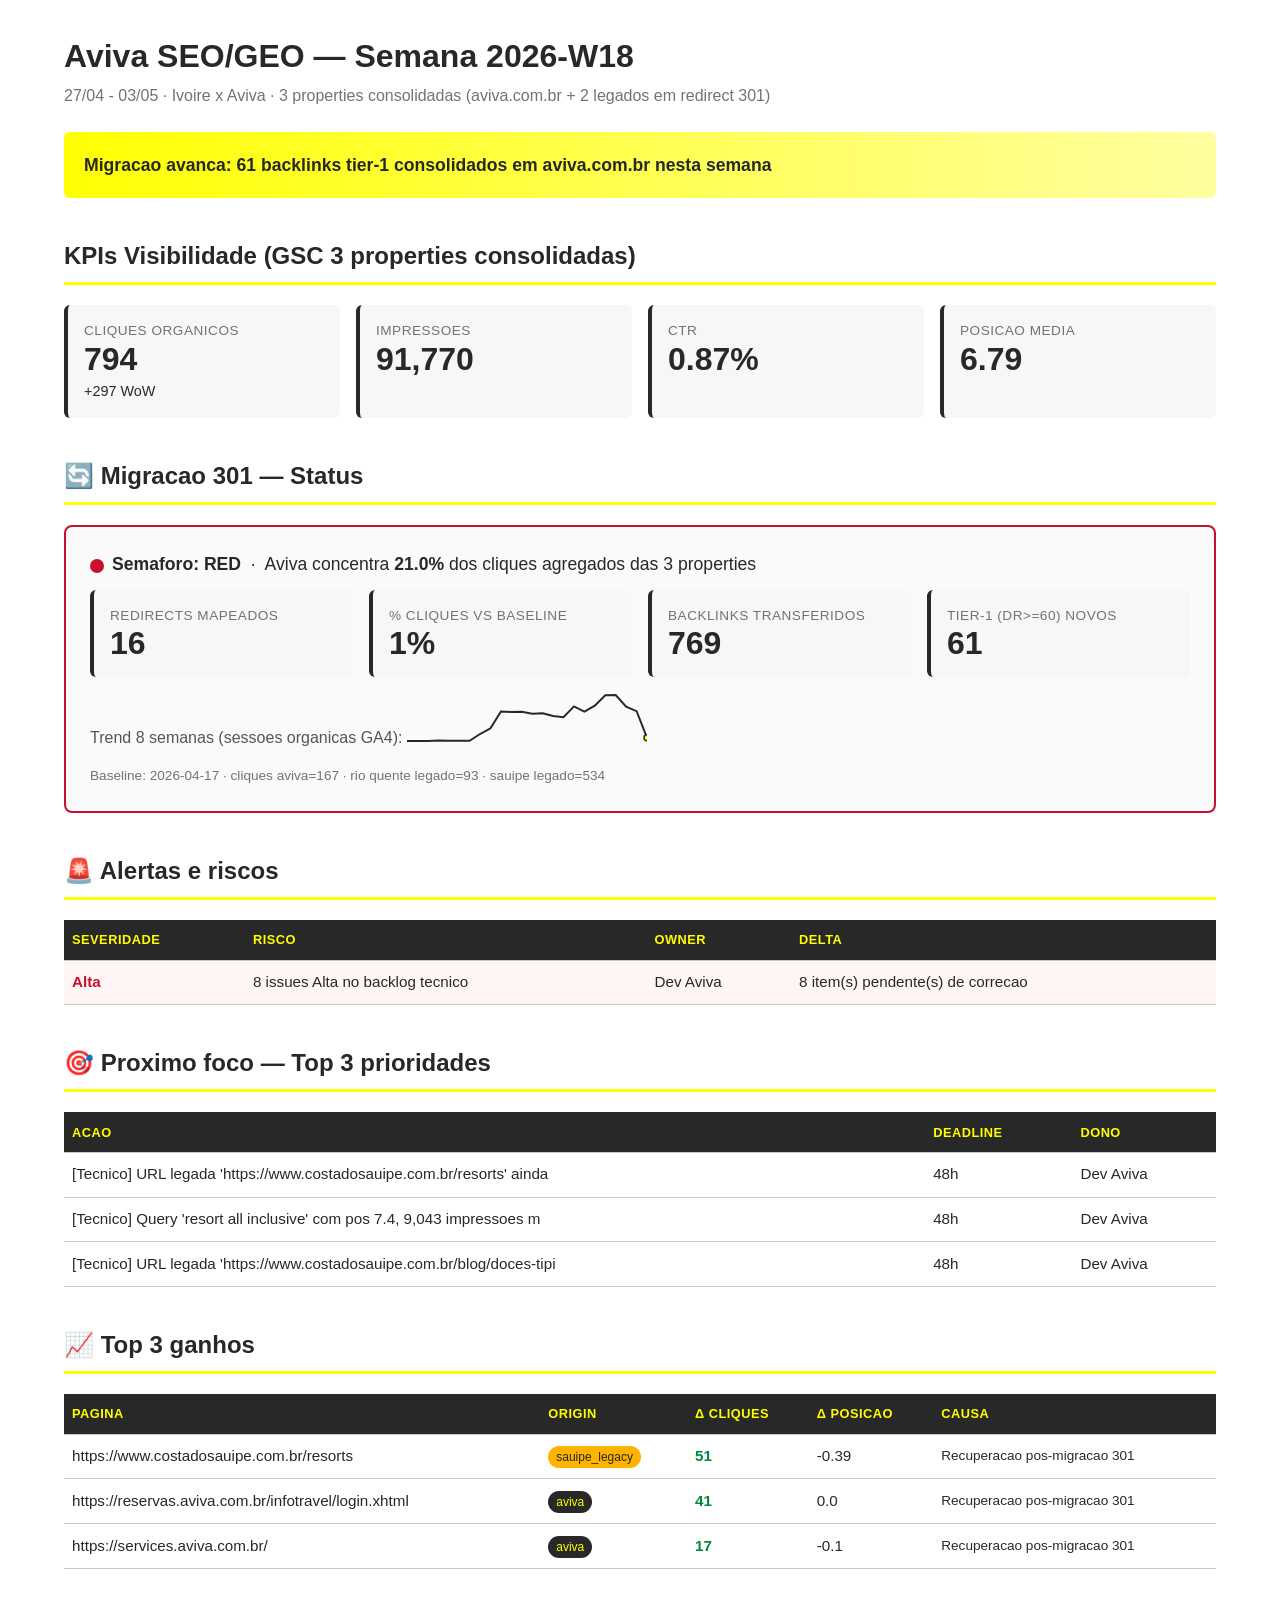
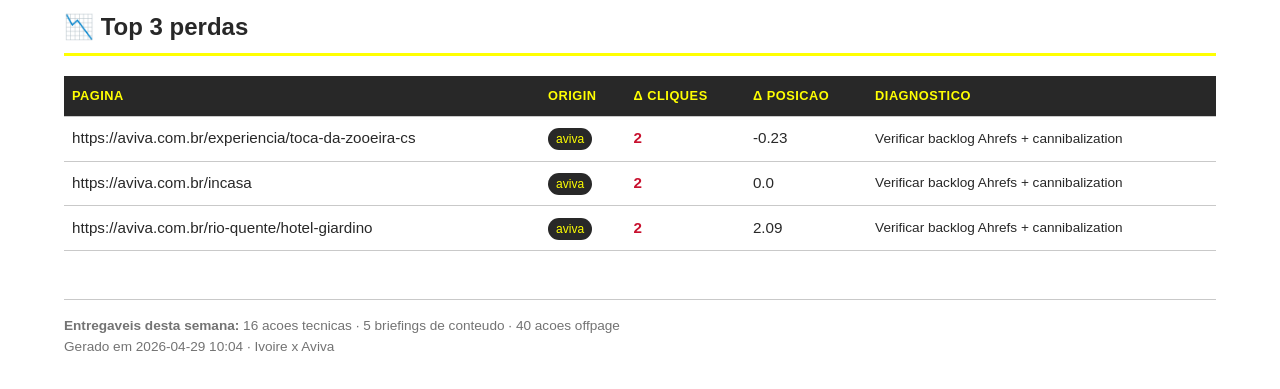
<file: history/2026-04-29/dashboard.html>
<!doctype html>
<html lang="pt-BR">
<head>
  <meta charset="utf-8">
  <title>Dashboard Aviva SEO/GEO — Semana 2026-W18</title>
  <meta name="viewport" content="width=device-width,initial-scale=1">
  <style>
    * { box-sizing: border-box; }
    body { font-family: 'Helvetica Neue', -apple-system, Arial, sans-serif;
            max-width: 1200px; margin: 2rem auto; padding: 0 1.5rem;
            color: #282828; line-height: 1.5; }
    h1 { color: #282828; font-size: 2rem; margin-bottom: 0.25rem; }
    h2 { color: #282828; font-size: 1.5rem; margin-top: 2.5rem;
          border-bottom: 3px solid #FFFF02; padding-bottom: 0.5rem; }
    .periodo { color: #737373; margin-bottom: 1.5rem; }
    .tagline { background: linear-gradient(90deg, #FFFF02 0%, #FFFFA0 100%);
                padding: 1.25rem; border-radius: 6px; font-weight: 600;
                font-size: 1.1rem; margin: 1rem 0; }
    .kpi-grid { display: grid; grid-template-columns: repeat(4, 1fr);
                  gap: 1rem; margin-bottom: 1rem; }
    .kpi { background: #f7f7f7; padding: 1rem; border-radius: 6px;
            border-left: 4px solid #282828; }
    .kpi-value { font-size: 2rem; font-weight: 700; line-height: 1.1; }
    .kpi-label { color: #737373; font-size: 0.85rem;
                   text-transform: uppercase; letter-spacing: 0.5px; }
    .kpi-delta { font-size: 0.9rem; margin-top: 0.25rem; }
    table { width: 100%; border-collapse: collapse; margin: 1rem 0; }
    th, td { padding: 0.65rem 0.5rem; border-bottom: 1px solid #C9C9C9;
              text-align: left; font-size: 0.95rem; }
    th { background: #282828; color: #FFFF02;
          font-size: 0.8rem; text-transform: uppercase; letter-spacing: 0.5px; }
    .win { color: #00873C; font-weight: 600; }
    .loss { color: #C8102E; font-weight: 600; }
    .migracao-card { background: #fafafa; border: 2px solid #C8102E;
                       padding: 1.5rem; border-radius: 8px; margin: 1rem 0; }
    .semaforo { display: inline-block; width: 14px; height: 14px;
                  border-radius: 50%; background: #C8102E;
                  margin-right: 0.5rem; vertical-align: middle; }
    .badge-origin { display: inline-block; padding: 2px 8px; border-radius: 12px;
                      font-size: 0.75rem; background: #f0f0f0; color: #555; }
    .badge-aviva { background: #282828; color: #FFFF02; }
    .badge-legacy { background: #FFB400; color: #282828; }
    footer { margin-top: 3rem; padding-top: 1rem; border-top: 1px solid #C9C9C9;
              color: #737373; font-size: 0.85rem; }
  </style>
</head>
<body>
  <h1>Aviva SEO/GEO — Semana 2026-W18</h1>
  <div class="periodo">27/04 - 03/05 · Ivoire x Aviva · 3 properties consolidadas (aviva.com.br + 2 legados em redirect 301)</div>
  <div class="tagline">Migracao avanca: 61 backlinks tier-1 consolidados em aviva.com.br nesta semana</div>

  <h2>KPIs Visibilidade (GSC 3 properties consolidadas)</h2>
  <div class="kpi-grid">
    <div class="kpi"><div class="kpi-label">Cliques organicos</div>
      <div class="kpi-value">794</div>
      <div class="kpi-delta">+297 WoW</div></div>
    <div class="kpi"><div class="kpi-label">Impressoes</div>
      <div class="kpi-value">91,770</div></div>
    <div class="kpi"><div class="kpi-label">CTR</div>
      <div class="kpi-value">0.87%</div></div>
    <div class="kpi"><div class="kpi-label">Posicao media</div>
      <div class="kpi-value">6.79</div></div>
  </div>

  <h2>🔄 Migracao 301 — Status</h2>
  <div class="migracao-card">
    <div style="font-size:1.1rem;margin-bottom:0.75rem">
      <span class="semaforo"></span><strong>Semaforo: RED</strong>
      &nbsp;·&nbsp; Aviva concentra <strong>21.0%</strong> dos cliques agregados das 3 properties
    </div>
    <div class="kpi-grid">
      <div class="kpi"><div class="kpi-label">Redirects mapeados</div>
        <div class="kpi-value">16</div></div>
      <div class="kpi"><div class="kpi-label">% cliques vs baseline</div>
        <div class="kpi-value">1%</div></div>
      <div class="kpi"><div class="kpi-label">Backlinks transferidos</div>
        <div class="kpi-value">769</div></div>
      <div class="kpi"><div class="kpi-label">Tier-1 (DR&gt;=60) novos</div>
        <div class="kpi-value">61</div></div>
    </div>
    <p style="margin-top:1rem;color:#555">
      Trend 8 semanas (sessoes organicas GA4): <svg width="240" height="50" viewBox="0 0 240 50" xmlns="http://www.w3.org/2000/svg"><polyline points="0.0,47.9 10.4,48.0 20.9,48.0 31.3,47.5 41.7,47.7 52.2,47.8 62.6,47.8 73.0,41.0 83.5,35.3 93.9,18.5 104.3,19.0 114.8,18.8 125.2,20.8 135.7,20.2 146.1,23.0 156.5,24.2 167.0,13.4 177.4,18.7 187.8,12.6 198.3,2.2 208.7,2.0 219.1,13.7 229.6,18.2 240.0,44.7" fill="none" stroke="#282828" stroke-width="2"/><circle cx="240.0" cy="44.7" r="3" fill="#FFFF02" stroke="#282828" stroke-width="1.5"/></svg>
    </p>
    <p style="font-size:0.85rem;color:#737373;margin:0">
      Baseline: 2026-04-17 ·
      cliques aviva=167 ·
      rio quente legado=93 ·
      sauipe legado=534
    </p>
  </div>

  <h2>🚨 Alertas e riscos</h2>
  <table><tr><th>Severidade</th><th>Risco</th><th>Owner</th><th>Delta</th></tr><tr style='background:#fff5f5'><td style='color:#C8102E;font-weight:bold'>Alta</td><td>8 issues Alta no backlog tecnico</td><td>Dev Aviva</td><td>8 item(s) pendente(s) de correcao</td></tr></table>

  <h2>🎯 Proximo foco — Top 3 prioridades</h2>
  <table><tr><th>Acao</th><th>Deadline</th><th>Dono</th></tr><tr><td>[Tecnico] URL legada 'https://www.costadosauipe.com.br/resorts' ainda </td><td>48h</td><td>Dev Aviva</td></tr><tr><td>[Tecnico] Query 'resort all inclusive' com pos 7.4, 9,043 impressoes m</td><td>48h</td><td>Dev Aviva</td></tr><tr><td>[Tecnico] URL legada 'https://www.costadosauipe.com.br/blog/doces-tipi</td><td>48h</td><td>Dev Aviva</td></tr></table>

  <h2>📈 Top 3 ganhos</h2>
  <table><tr><th>Pagina</th><th>Origin</th><th>Δ cliques</th><th>Δ posicao</th><th>Causa</th></tr>
    <tr><td>https://www.costadosauipe.com.br/resorts</td><td><span class='badge-origin badge-legacy'>sauipe_legacy</span></td><td class='win'>51</td><td>-0.39</td><td style='font-size:0.85rem'>Recuperacao pos-migracao 301</td></tr><tr><td>https://reservas.aviva.com.br/infotravel/login.xhtml</td><td><span class='badge-origin badge-aviva'>aviva</span></td><td class='win'>41</td><td>0.0</td><td style='font-size:0.85rem'>Recuperacao pos-migracao 301</td></tr><tr><td>https://services.aviva.com.br/</td><td><span class='badge-origin badge-aviva'>aviva</span></td><td class='win'>17</td><td>-0.1</td><td style='font-size:0.85rem'>Recuperacao pos-migracao 301</td></tr>
  </table>

  <h2>📉 Top 3 perdas</h2>
  <table><tr><th>Pagina</th><th>Origin</th><th>Δ cliques</th><th>Δ posicao</th><th>Diagnostico</th></tr>
    <tr><td>https://aviva.com.br/experiencia/toca-da-zooeira-cs</td><td><span class='badge-origin badge-aviva'>aviva</span></td><td class='loss'>2</td><td>-0.23</td><td style='font-size:0.85rem'>Verificar backlog Ahrefs + cannibalization</td></tr><tr><td>https://aviva.com.br/incasa</td><td><span class='badge-origin badge-aviva'>aviva</span></td><td class='loss'>2</td><td>0.0</td><td style='font-size:0.85rem'>Verificar backlog Ahrefs + cannibalization</td></tr><tr><td>https://aviva.com.br/rio-quente/hotel-giardino</td><td><span class='badge-origin badge-aviva'>aviva</span></td><td class='loss'>2</td><td>2.09</td><td style='font-size:0.85rem'>Verificar backlog Ahrefs + cannibalization</td></tr>
  </table>

  <footer>
    <strong>Entregaveis desta semana:</strong>
    16 acoes tecnicas ·
    5 briefings de conteudo ·
    40 acoes offpage
    <br>Gerado em 2026-04-29 10:04 · Ivoire x Aviva
  </footer>
</body>
</html>
</file>
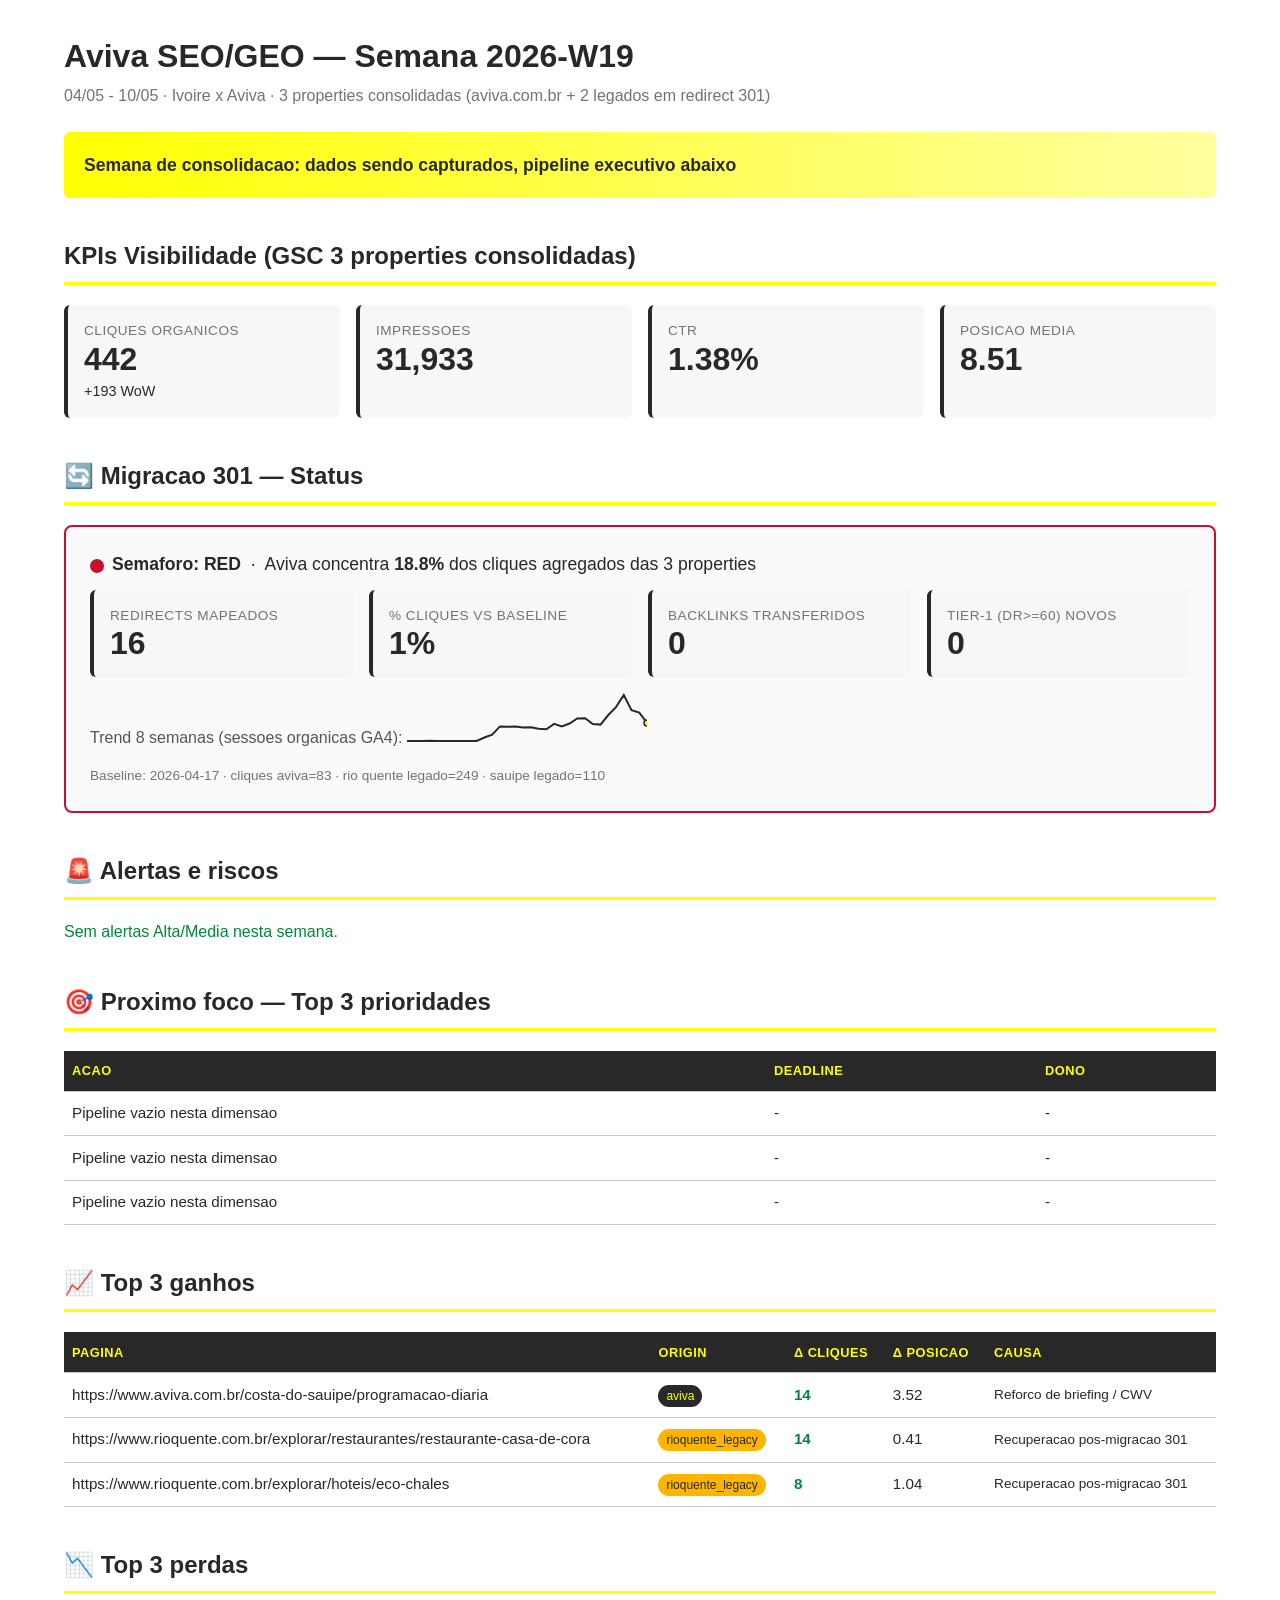
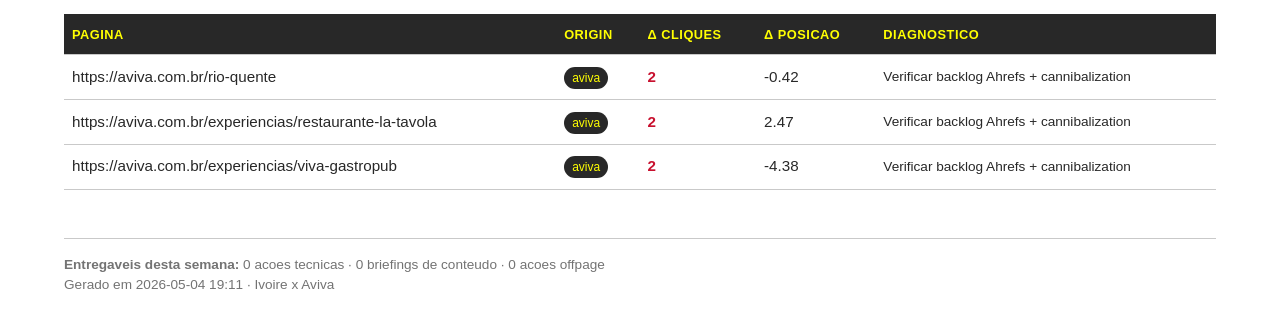
<file: history/2026-05-04/dashboard.html>
<!doctype html>
<html lang="pt-BR">
<head>
  <meta charset="utf-8">
  <title>Dashboard Aviva SEO/GEO — Semana 2026-W19</title>
  <meta name="viewport" content="width=device-width,initial-scale=1">
  <style>
    * { box-sizing: border-box; }
    body { font-family: 'Helvetica Neue', -apple-system, Arial, sans-serif;
            max-width: 1200px; margin: 2rem auto; padding: 0 1.5rem;
            color: #282828; line-height: 1.5; }
    h1 { color: #282828; font-size: 2rem; margin-bottom: 0.25rem; }
    h2 { color: #282828; font-size: 1.5rem; margin-top: 2.5rem;
          border-bottom: 3px solid #FFFF02; padding-bottom: 0.5rem; }
    .periodo { color: #737373; margin-bottom: 1.5rem; }
    .tagline { background: linear-gradient(90deg, #FFFF02 0%, #FFFFA0 100%);
                padding: 1.25rem; border-radius: 6px; font-weight: 600;
                font-size: 1.1rem; margin: 1rem 0; }
    .kpi-grid { display: grid; grid-template-columns: repeat(4, 1fr);
                  gap: 1rem; margin-bottom: 1rem; }
    .kpi { background: #f7f7f7; padding: 1rem; border-radius: 6px;
            border-left: 4px solid #282828; }
    .kpi-value { font-size: 2rem; font-weight: 700; line-height: 1.1; }
    .kpi-label { color: #737373; font-size: 0.85rem;
                   text-transform: uppercase; letter-spacing: 0.5px; }
    .kpi-delta { font-size: 0.9rem; margin-top: 0.25rem; }
    table { width: 100%; border-collapse: collapse; margin: 1rem 0; }
    th, td { padding: 0.65rem 0.5rem; border-bottom: 1px solid #C9C9C9;
              text-align: left; font-size: 0.95rem; }
    th { background: #282828; color: #FFFF02;
          font-size: 0.8rem; text-transform: uppercase; letter-spacing: 0.5px; }
    .win { color: #00873C; font-weight: 600; }
    .loss { color: #C8102E; font-weight: 600; }
    .migracao-card { background: #fafafa; border: 2px solid #C8102E;
                       padding: 1.5rem; border-radius: 8px; margin: 1rem 0; }
    .semaforo { display: inline-block; width: 14px; height: 14px;
                  border-radius: 50%; background: #C8102E;
                  margin-right: 0.5rem; vertical-align: middle; }
    .badge-origin { display: inline-block; padding: 2px 8px; border-radius: 12px;
                      font-size: 0.75rem; background: #f0f0f0; color: #555; }
    .badge-aviva { background: #282828; color: #FFFF02; }
    .badge-legacy { background: #FFB400; color: #282828; }
    footer { margin-top: 3rem; padding-top: 1rem; border-top: 1px solid #C9C9C9;
              color: #737373; font-size: 0.85rem; }
  </style>
</head>
<body>
  <h1>Aviva SEO/GEO — Semana 2026-W19</h1>
  <div class="periodo">04/05 - 10/05 · Ivoire x Aviva · 3 properties consolidadas (aviva.com.br + 2 legados em redirect 301)</div>
  <div class="tagline">Semana de consolidacao: dados sendo capturados, pipeline executivo abaixo</div>

  <h2>KPIs Visibilidade (GSC 3 properties consolidadas)</h2>
  <div class="kpi-grid">
    <div class="kpi"><div class="kpi-label">Cliques organicos</div>
      <div class="kpi-value">442</div>
      <div class="kpi-delta">+193 WoW</div></div>
    <div class="kpi"><div class="kpi-label">Impressoes</div>
      <div class="kpi-value">31,933</div></div>
    <div class="kpi"><div class="kpi-label">CTR</div>
      <div class="kpi-value">1.38%</div></div>
    <div class="kpi"><div class="kpi-label">Posicao media</div>
      <div class="kpi-value">8.51</div></div>
  </div>

  <h2>🔄 Migracao 301 — Status</h2>
  <div class="migracao-card">
    <div style="font-size:1.1rem;margin-bottom:0.75rem">
      <span class="semaforo"></span><strong>Semaforo: RED</strong>
      &nbsp;·&nbsp; Aviva concentra <strong>18.8%</strong> dos cliques agregados das 3 properties
    </div>
    <div class="kpi-grid">
      <div class="kpi"><div class="kpi-label">Redirects mapeados</div>
        <div class="kpi-value">16</div></div>
      <div class="kpi"><div class="kpi-label">% cliques vs baseline</div>
        <div class="kpi-value">1%</div></div>
      <div class="kpi"><div class="kpi-label">Backlinks transferidos</div>
        <div class="kpi-value">0</div></div>
      <div class="kpi"><div class="kpi-label">Tier-1 (DR&gt;=60) novos</div>
        <div class="kpi-value">0</div></div>
    </div>
    <p style="margin-top:1rem;color:#555">
      Trend 8 semanas (sessoes organicas GA4): <svg width="240" height="50" viewBox="0 0 240 50" xmlns="http://www.w3.org/2000/svg"><polyline points="0.0,47.9 7.7,48.0 15.5,48.0 23.2,47.8 31.0,47.9 38.7,47.9 46.5,47.9 54.2,47.9 61.9,47.9 69.7,48.0 77.4,44.5 85.2,41.7 92.9,33.4 100.6,33.7 108.4,33.6 116.1,34.6 123.9,34.3 131.6,35.7 139.4,36.2 147.1,30.9 154.8,33.5 162.6,30.5 170.3,25.4 178.1,25.3 185.8,31.0 193.5,31.6 201.3,22.0 209.0,14.1 216.8,2.0 224.5,17.2 232.3,19.6 240.0,29.9" fill="none" stroke="#282828" stroke-width="2"/><circle cx="240.0" cy="29.9" r="3" fill="#FFFF02" stroke="#282828" stroke-width="1.5"/></svg>
    </p>
    <p style="font-size:0.85rem;color:#737373;margin:0">
      Baseline: 2026-04-17 ·
      cliques aviva=83 ·
      rio quente legado=249 ·
      sauipe legado=110
    </p>
  </div>

  <h2>🚨 Alertas e riscos</h2>
  <p style="color:#00873C">Sem alertas Alta/Media nesta semana.</p>

  <h2>🎯 Proximo foco — Top 3 prioridades</h2>
  <table><tr><th>Acao</th><th>Deadline</th><th>Dono</th></tr><tr><td>Pipeline vazio nesta dimensao</td><td>-</td><td>-</td></tr><tr><td>Pipeline vazio nesta dimensao</td><td>-</td><td>-</td></tr><tr><td>Pipeline vazio nesta dimensao</td><td>-</td><td>-</td></tr></table>

  <h2>📈 Top 3 ganhos</h2>
  <table><tr><th>Pagina</th><th>Origin</th><th>Δ cliques</th><th>Δ posicao</th><th>Causa</th></tr>
    <tr><td>https://www.aviva.com.br/costa-do-sauipe/programacao-diaria</td><td><span class='badge-origin badge-aviva'>aviva</span></td><td class='win'>14</td><td>3.52</td><td style='font-size:0.85rem'>Reforco de briefing / CWV</td></tr><tr><td>https://www.rioquente.com.br/explorar/restaurantes/restaurante-casa-de-cora</td><td><span class='badge-origin badge-legacy'>rioquente_legacy</span></td><td class='win'>14</td><td>0.41</td><td style='font-size:0.85rem'>Recuperacao pos-migracao 301</td></tr><tr><td>https://www.rioquente.com.br/explorar/hoteis/eco-chales</td><td><span class='badge-origin badge-legacy'>rioquente_legacy</span></td><td class='win'>8</td><td>1.04</td><td style='font-size:0.85rem'>Recuperacao pos-migracao 301</td></tr>
  </table>

  <h2>📉 Top 3 perdas</h2>
  <table><tr><th>Pagina</th><th>Origin</th><th>Δ cliques</th><th>Δ posicao</th><th>Diagnostico</th></tr>
    <tr><td>https://aviva.com.br/rio-quente</td><td><span class='badge-origin badge-aviva'>aviva</span></td><td class='loss'>2</td><td>-0.42</td><td style='font-size:0.85rem'>Verificar backlog Ahrefs + cannibalization</td></tr><tr><td>https://aviva.com.br/experiencias/restaurante-la-tavola</td><td><span class='badge-origin badge-aviva'>aviva</span></td><td class='loss'>2</td><td>2.47</td><td style='font-size:0.85rem'>Verificar backlog Ahrefs + cannibalization</td></tr><tr><td>https://aviva.com.br/experiencias/viva-gastropub</td><td><span class='badge-origin badge-aviva'>aviva</span></td><td class='loss'>2</td><td>-4.38</td><td style='font-size:0.85rem'>Verificar backlog Ahrefs + cannibalization</td></tr>
  </table>

  <footer>
    <strong>Entregaveis desta semana:</strong>
    0 acoes tecnicas ·
    0 briefings de conteudo ·
    0 acoes offpage
    <br>Gerado em 2026-05-04 19:11 · Ivoire x Aviva
  </footer>
</body>
</html>
</file>
